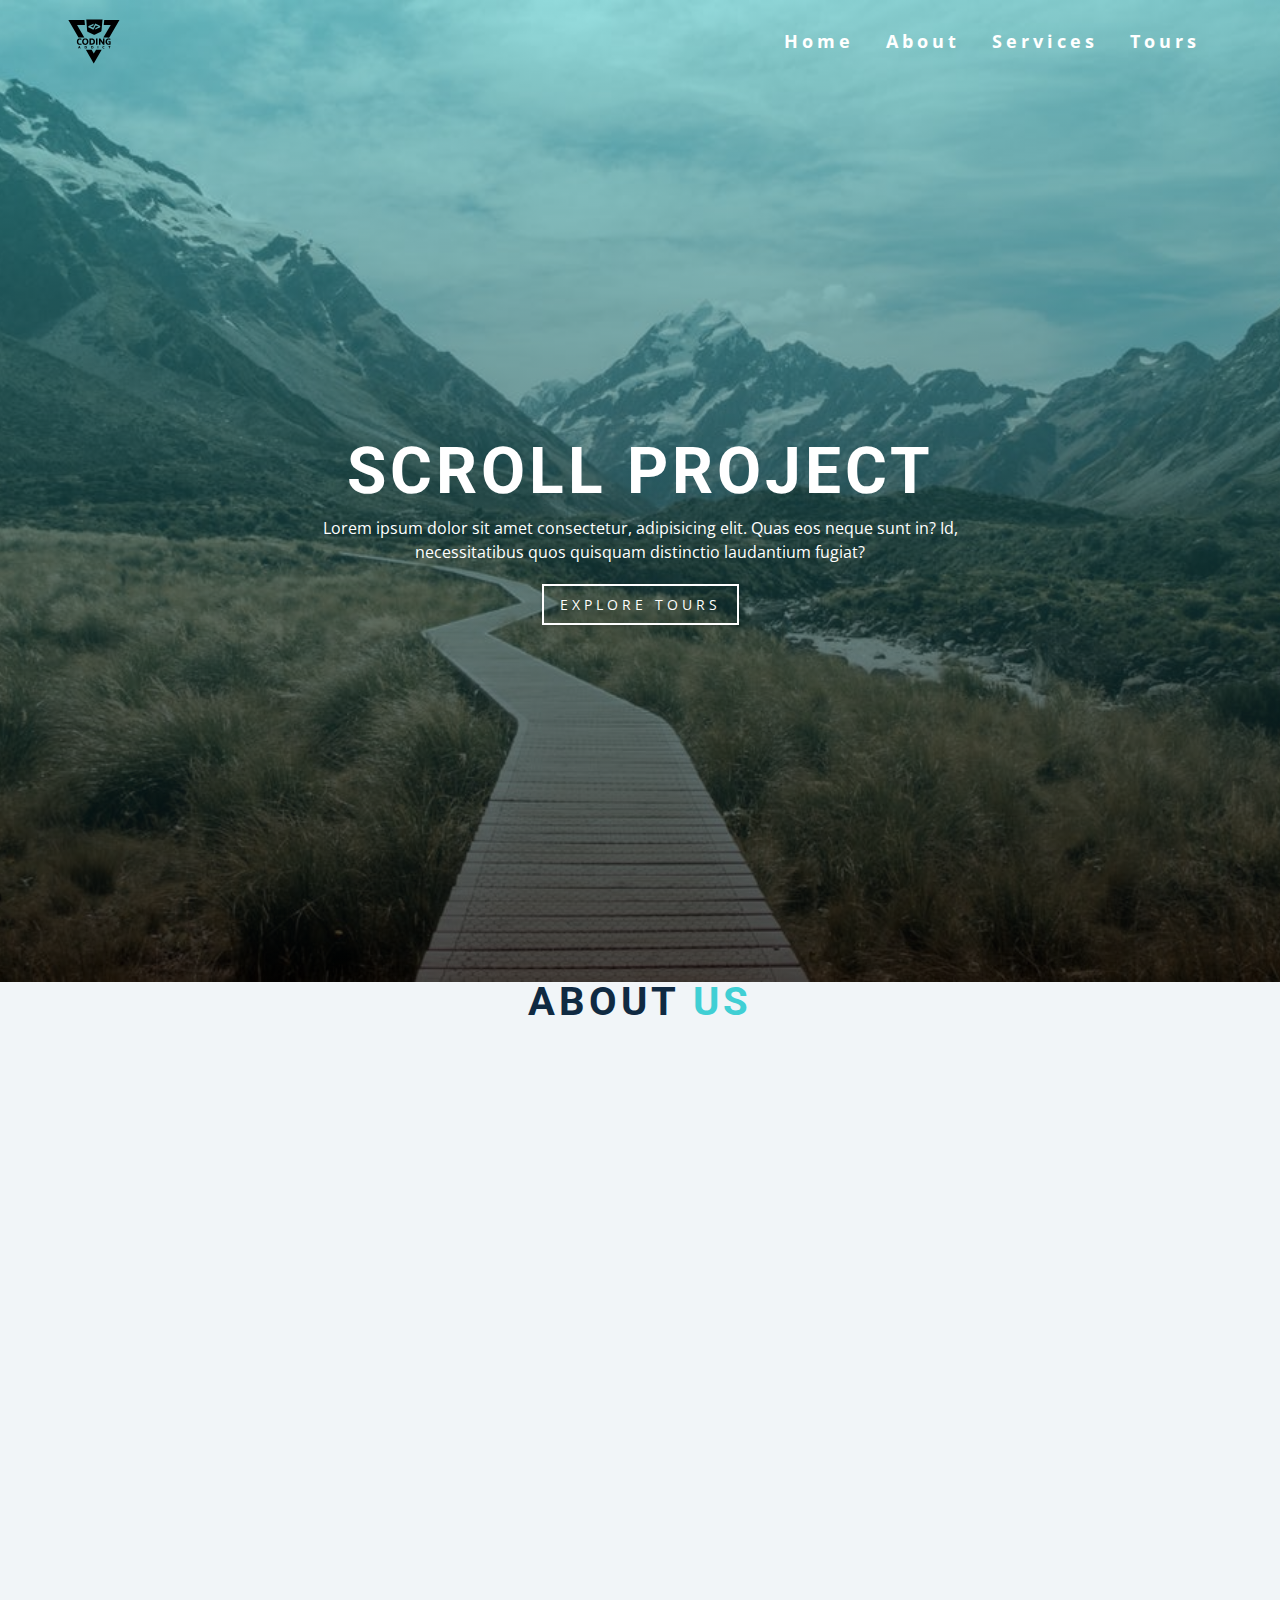
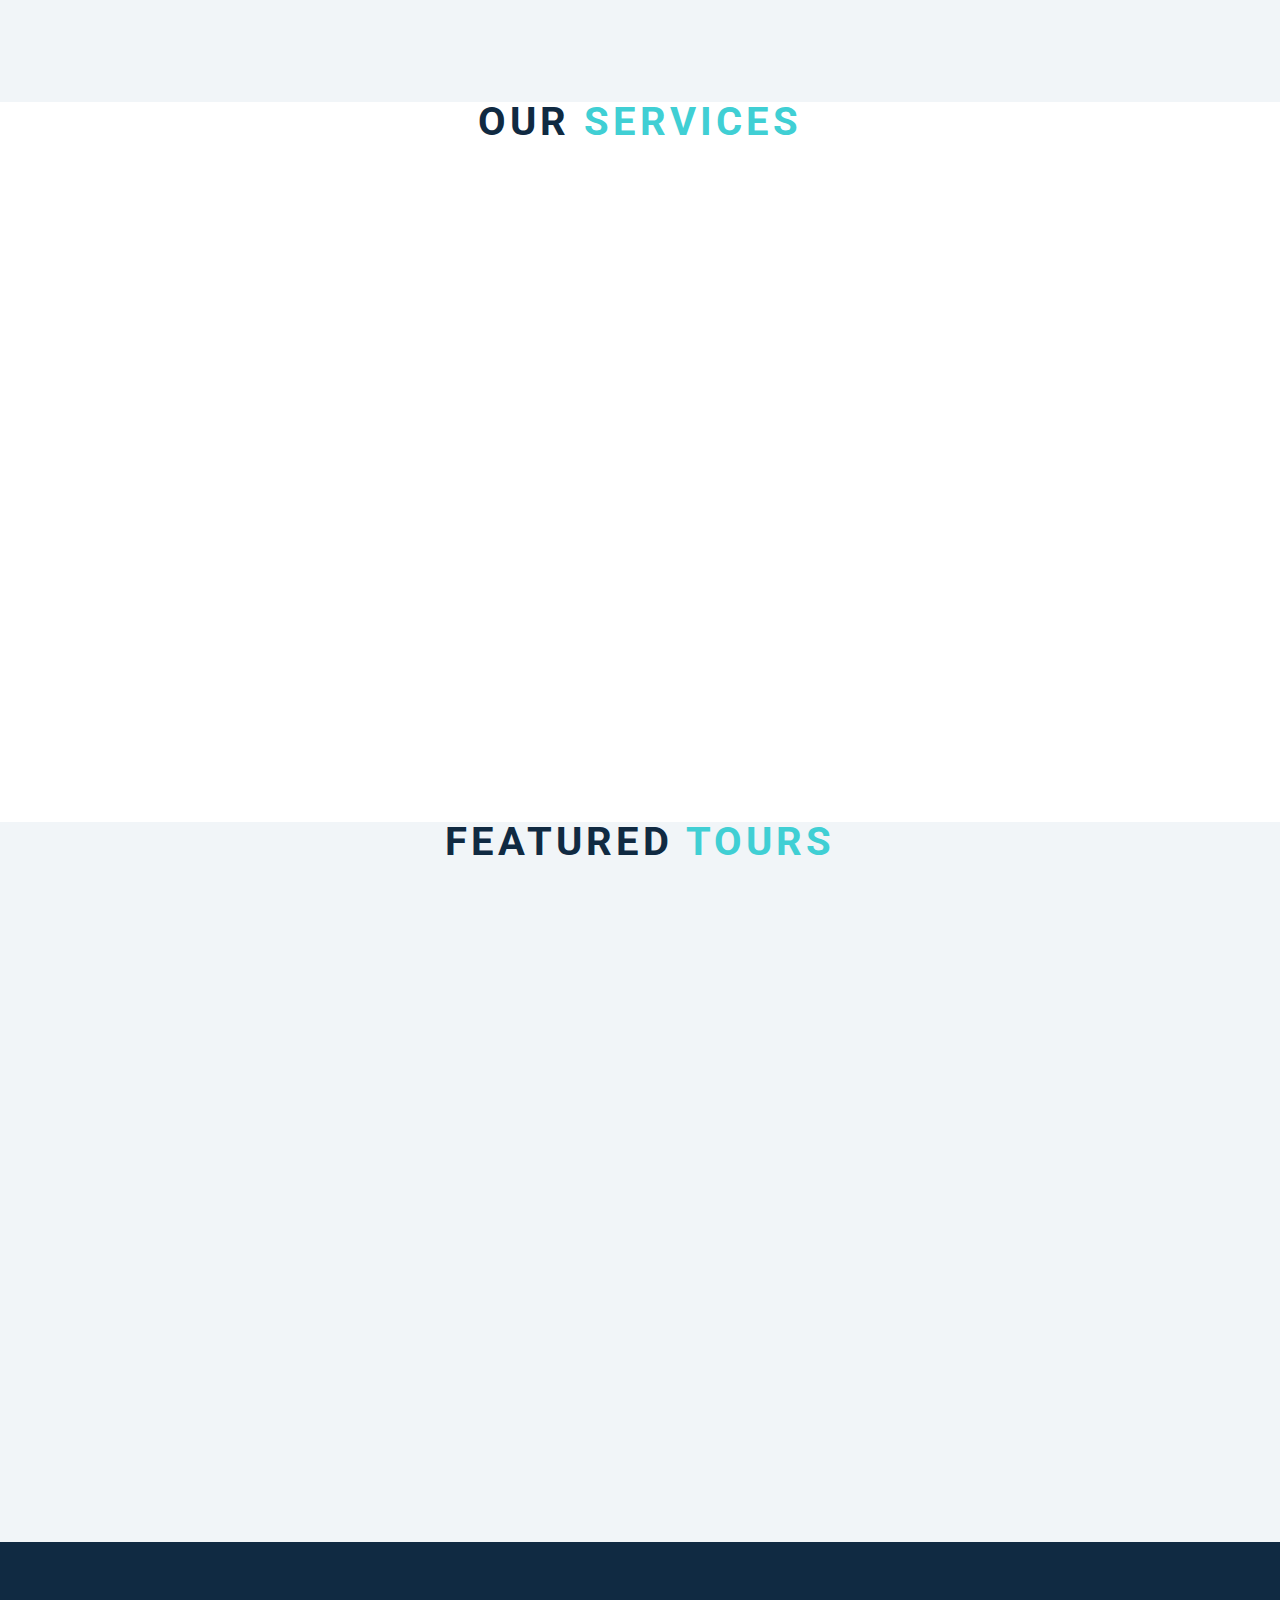
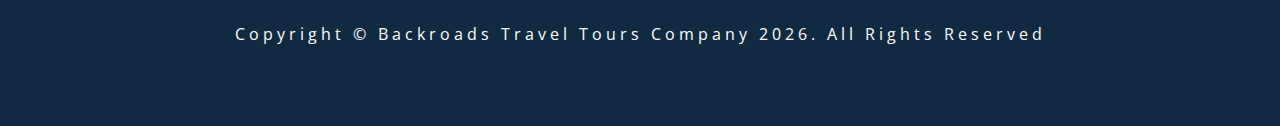
<file: 10_scroll/index.html>
<!DOCTYPE html>
<html lang="en">
  <head>
    <meta charset="UTF-8" />
    <meta name="viewport" content="width=device-width, initial-scale=1.0" />
    <title>Scroll</title>
    <!-- font-awesome -->
    <link
      rel="stylesheet"
      href="https://cdnjs.cloudflare.com/ajax/libs/font-awesome/5.14.0/css/all.min.css"
    />
    <!-- styles -->
    <link rel="stylesheet" href="styles.css" />
  </head>
  <body>
    <header id="home">
      <!-- navbar -->
      <nav id="nav">
        <div class="nav-center">
          <!-- nav header -->
          <div class="nav-header">
            <img src="./logo.svg" class="logo" alt="logo" />
            <button class="nav-toggle">
              <i class="fas fa-bars"></i>                                  <!-- font-awesome icon -->
            </button>
          </div>
          <!-- links -->
          <div class="links-container">
            <ul class="links">
              <li>
                <a href="#home" class="scroll-link">home</a>                <!-- link to element having id home-->
              </li>
              <li>
                <a href="#about" class="scroll-link">about</a>
              </li>
              <li>
                <a href="#services" class="scroll-link">services</a>
              </li>
              <li>
                <a href="#tours" class="scroll-link">tours</a>
              </li>
            </ul>
          </div>
        </div>
      </nav>
      <!-- banner -->
      <div class="banner">
        <div class="container">
          <h1>scroll project</h1>
          <p>
            Lorem ipsum dolor sit amet consectetur, adipisicing elit. Quas eos
            neque sunt in? Id, necessitatibus quos quisquam distinctio
            laudantium fugiat?
          </p>
          <a href="#tours" class="scroll-link btn btn-white">explore tours</a>
        </div>
      </div>
    </header>
    <!-- about -->
    <section id="about" class="section">
      <div class="title">
        <h2>about <span>us</span></h2>
      </div>
    </section>
    <!-- services -->
    <section id="services" class="section">
      <div class="title">
        <h2>our <span>services</span></h2>
      </div>
    </section>
    <!-- contact -->
    <section id="tours" class="section">
      <div class="title">
        <h2>featured <span>tours</span></h2>
      </div>
    </section>
    <!-- footer -->
    <footer class="section">
      <p>
        copyright &copy; backroads travel tours company
        <span id="date">2021</span>. all rights reserved
      </p>
    </footer>
    <a class="scroll-link top-link" href="#home">
      <i class="fas fa-arrow-up"></i>
    </a>
    <!-- javascript -->
    <script src="app.js"></script>
  </body>
</html>
</file>
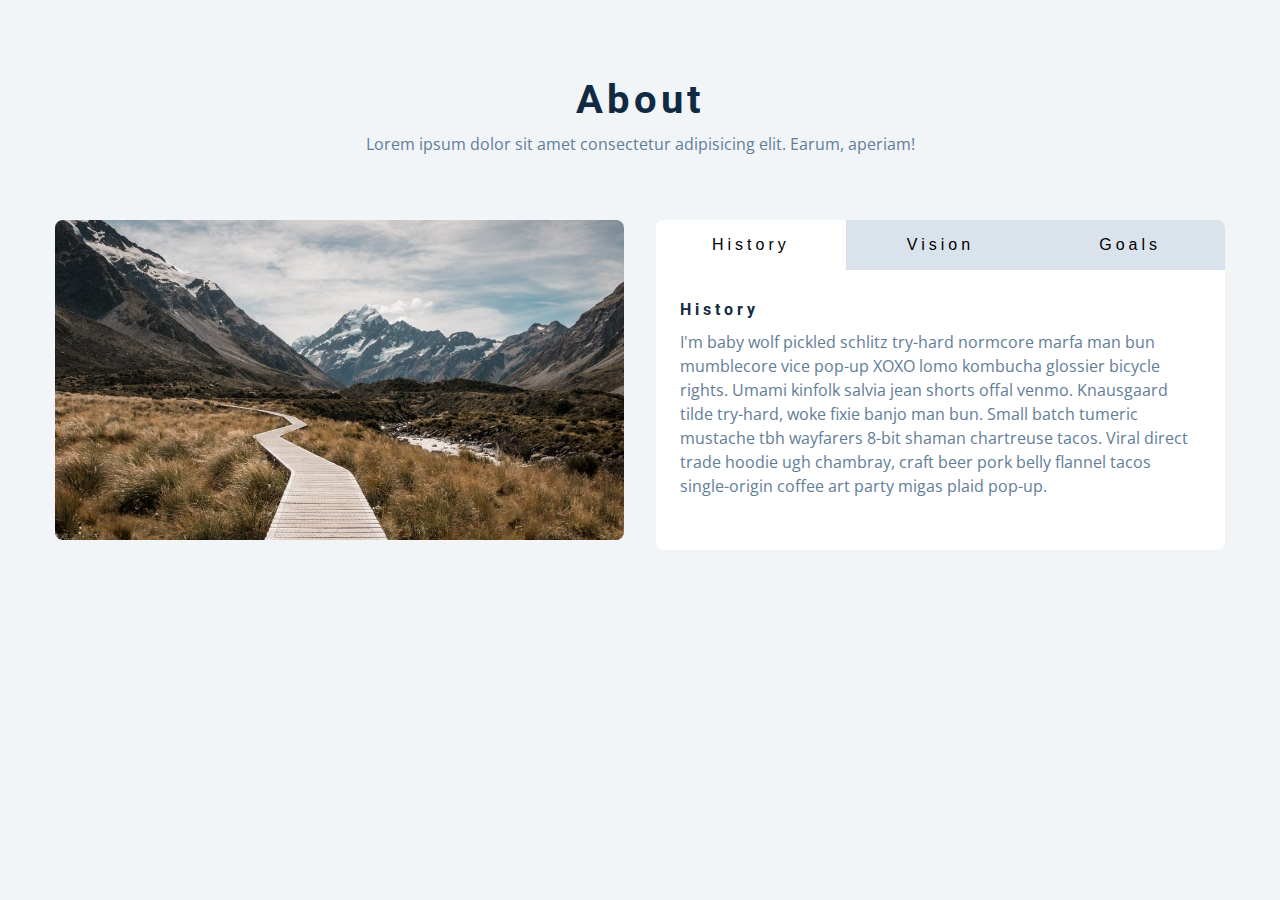
<file: 11_tabs/index.html>
<!DOCTYPE html>
<html lang="en">
  <head>
    <meta charset="UTF-8" />
    <meta name="viewport" content="width=device-width, initial-scale=1.0" />
    <title>Tabs</title>

    <!-- styles -->
    <link rel="stylesheet" href="styles.css" />
  </head>
  <body>
    <section class="section">
      <div class="title">
        <h2>about</h2>
        <p>
          Lorem ipsum dolor sit amet consectetur adipisicing elit. Earum,
          aperiam!
        </p>
      </div>

      <div class="about-center section-center">
        <article class="about-img">
          <img src="./hero-bcg.jpeg" alt="" />
        </article>
        <article class="about">
          <!-- btn container -->
          <div class="btn-container">
            <button class="tab-btn active" data-id="history">history</button>
            <button class="tab-btn" data-id="vision">vision</button>
            <button class="tab-btn" data-id="goals">goals</button>
          </div>
          <div class="about-content">
            <!-- single item -->
            <div class="content active" id="history">                  <!-- we have assigned same id as data set of corresponding button to display -> so that we can display the content and change the button color using same.   -->
              <h4>history</h4>
              <p>
                I'm baby wolf pickled schlitz try-hard normcore marfa man bun
                mumblecore vice pop-up XOXO lomo kombucha glossier bicycle
                rights. Umami kinfolk salvia jean shorts offal venmo. Knausgaard
                tilde try-hard, woke fixie banjo man bun. Small batch tumeric
                mustache tbh wayfarers 8-bit shaman chartreuse tacos. Viral
                direct trade hoodie ugh chambray, craft beer pork belly flannel
                tacos single-origin coffee art party migas plaid pop-up.
              </p>
            </div>
            <!-- end of single item -->
            <!-- single item -->
            <div class="content" id="vision">
              <h4>vision</h4>
              <p>
                Man bun PBR&B keytar copper mug prism, hell of helvetica. Synth
                crucifix offal deep v hella biodiesel. Church-key listicle
                polaroid put a bird on it chillwave palo santo enamel pin,
                tattooed meggings franzen la croix cray. Retro yr aesthetic four
                loko tbh helvetica air plant, neutra palo santo tofu mumblecore.
                Hoodie bushwick pour-over jean shorts chartreuse shabby chic.
                Roof party hammock master cleanse pop-up truffaut, bicycle
                rights skateboard affogato readymade sustainable deep v
                live-edge schlitz narwhal.
              </p>
              <ul>
                <li>list item</li>
                <li>list item</li>
                <li>list item</li>
              </ul>
            </div>
            <!-- end of single item -->
            <!-- single item -->
            <div class="content" id="goals">
              <h4>goals</h4>
              <p>
                Chambray authentic truffaut, kickstarter brunch taxidermy vape
                heirloom four dollar toast raclette shoreditch church-key.
                Poutine etsy tote bag, cred fingerstache leggings cornhole
                everyday carry blog gastropub. Brunch biodiesel sartorial mlkshk
                swag, mixtape hashtag marfa readymade direct trade man braid
                cold-pressed roof party. Small batch adaptogen coloring book
                heirloom. Letterpress food truck hammock literally hell of wolf
                beard adaptogen everyday carry. Dreamcatcher pitchfork yuccie,
                banh mi salvia venmo photo booth quinoa chicharrones.
              </p>
            </div>
            <!-- end of single item -->
          </div>
        </article>
      </div>
    </section>
    <!-- javascript -->
    <script src="app.js"></script>
  </body>
</html>
</file>
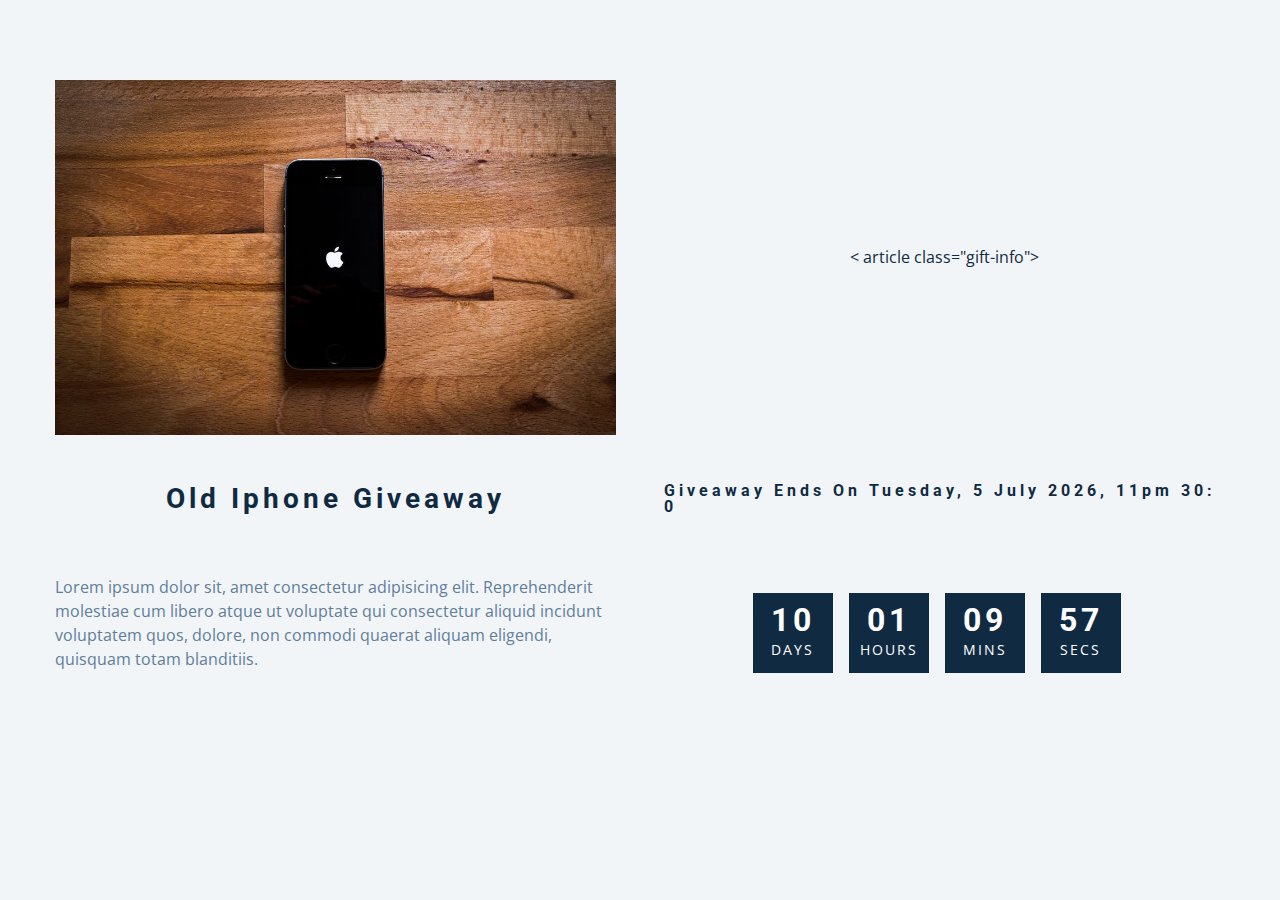
<file: 12_countdown_timer/index.html>
<!DOCTYPE html>
<html lang="en">
  <head>
    <meta charset="UTF-8" />
    <meta name="viewport" content="width=device-width, initial-scale=1.0" />
    <title>Countdown</title>

    <!-- styles -->
    <link rel="stylesheet" href="styles.css" />
  </head>
  <body>
    <section class="section-center">
      <!-- image -->
      <article class="gift-img">
        <img src="./gift.jpeg" alt="gift" />
      </article>
      <!-- info -->
      < article class="gift-info">
        <h3>old iphone giveaway</h3>
        <h4 class="giveaway">
          giveaway ends on Sunday, 24 April 2020, 8:00am
        </h4>
        <p>
          Lorem ipsum dolor sit, amet consectetur adipisicing elit.
          Reprehenderit molestiae cum libero atque ut voluptate qui consectetur
          aliquid incidunt voluptatem quos, dolore, non commodi quaerat aliquam
          eligendi, quisquam totam blanditiis.
        </p>
        <div class="deadline">
          <!-- days -->
          <div class="deadline-format">
            <div>
              <h4 class="days">34</h4>
              <span>days</span>
            </div>
          </div>
          <!-- end of days -->
          <!-- days -->
          <div class="deadline-format">
            <div>
              <h4 class="hours">34</h4>
              <span>hours</span>
            </div>
          </div>
          <!-- end of days -->
          <!-- minutes -->
          <div class="deadline-format">
            <div>
              <h4 class="minutes">34</h4>
              <span>mins</span>
            </div>
          </div>
          <!-- end of days -->
          <!-- minutes -->
          <div class="deadline-format">
            <div>
              <h4 class="seconds">34</h4>
              <span>secs</span>
            </div>
          </div>
          <!-- end of days -->
        </div>
      </>
    </section>
    <!-- javascript -->
    <script src="app.js"></script>
  </body>
</html>
</file>
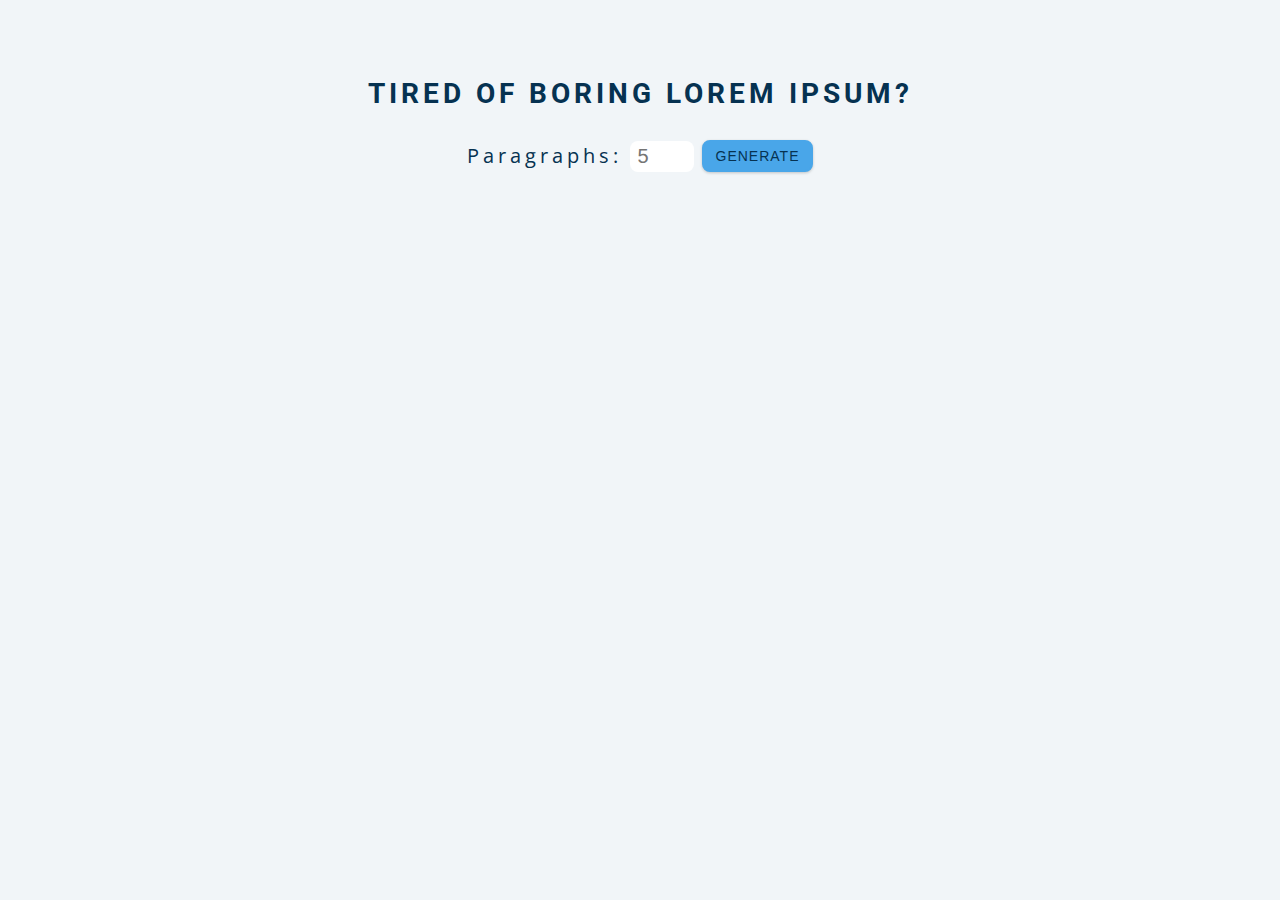
<file: 13_lorem_ipsum/index.html>
<!DOCTYPE html>
<html lang="en">
  <head>
    <meta charset="UTF-8" />
    <meta name="viewport" content="width=device-width, initial-scale=1.0" />
    <title>Lorem Ipsum</title>

    <!-- styles -->
    <link rel="stylesheet" href="styles.css" />
  </head>
  <body>
    <section class="section-center">
      <h3>tired of boring lorem ipsum?</h3>
      <form class="lorem-form">
        <label for="amount">paragraphs:</label>
        <input type="number" name="amount" id="amount" placeholder="5" />
        <button type="submit" class="btn">generate</button>
      </form>
      <article class="lorem-text"></article>
    </section>

    <!-- javascript -->
    <script src="app.js"></script>
  </body>
</html>
</file>
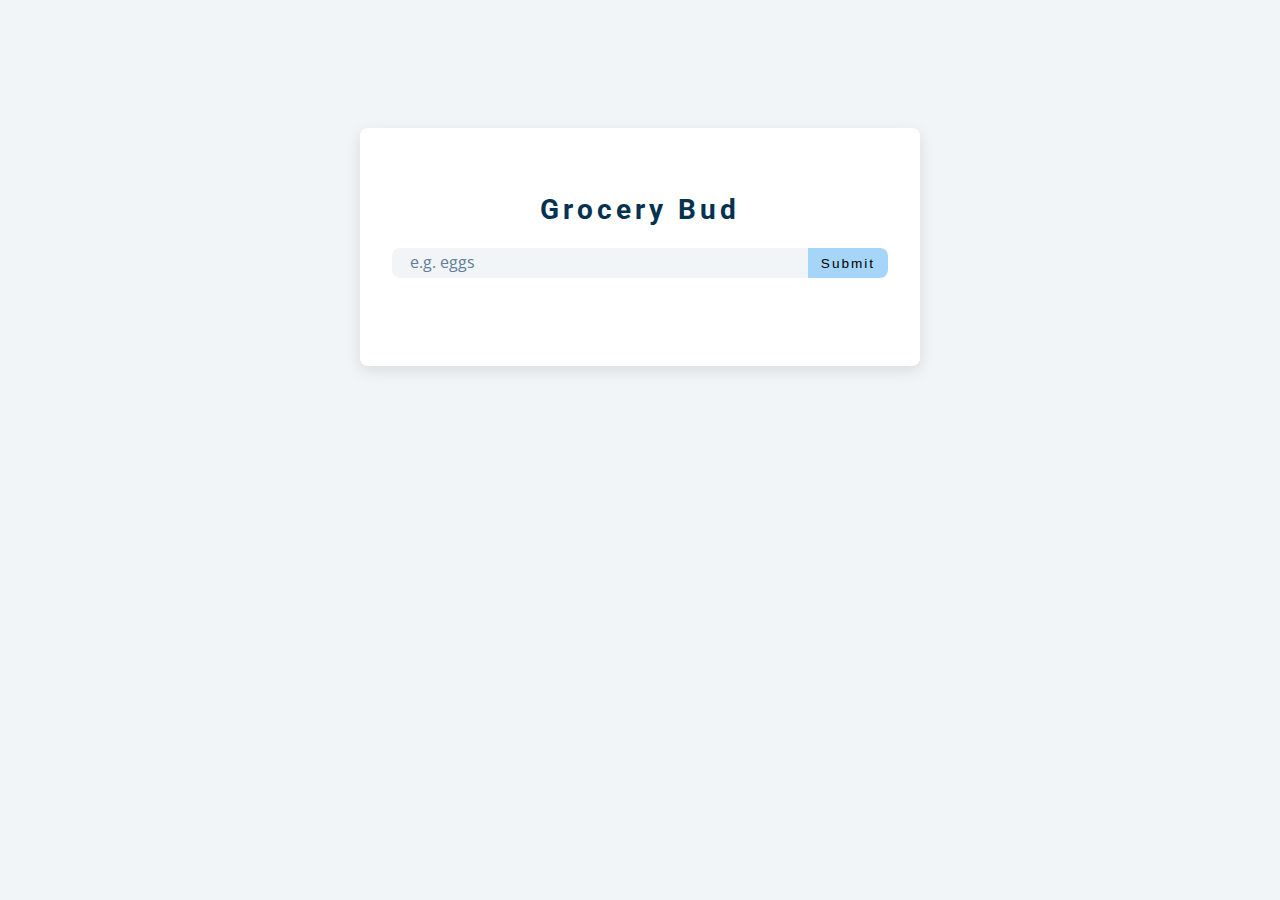
<file: 14_grocery_bud/index.html>
<!DOCTYPE html>
<html lang="en">
  <head>
    <meta charset="UTF-8" />
    <meta name="viewport" content="width=device-width, initial-scale=1.0" />
    <title>Grocery Bud</title>
    <!-- font-awesome -->
    <link
      rel="stylesheet"
      href="https://cdnjs.cloudflare.com/ajax/libs/font-awesome/5.14.0/css/all.min.css"
    />
    <!-- styles -->
    <link rel="stylesheet" href="styles.css" />
  </head>
  <body>
    <section class="section-center">
      <!-- form -->
      <form class="grocery-form">
        <p class="alert"></p>
        <h3>grocery bud</h3>
        <div class="form-control">
          <input type="text" id="grocery" placeholder="e.g. eggs" />
          <button type="submit" class="submit-btn">submit</button>
        </div>
      </form>
      <!-- list -->
      <div class="grocery-container">
        <!-- list of grocery items -->
        <div class="grocery-list">
          
          <!-- singel grocery item would be added dynamically    -->
       <!-- <article class="grocery-item">             
            <p class="title">item</p>
            <div class="btn-container">
              <button type="button" class="edit-btn">
                <i class="fas fa-edit"></i>
              </button>
              <button type="button" class="delete-btn">
                <i class="fas fa-trash"></i>
              </button>
            </div>
          </article> -->
          <!-- clear button to clear / delete all grocery items  -->
          <button class="clear-btn">clear items</button>
        </div>
      </div>
    </section>
    <!-- javascript -->
    <script src="app.js"></script>
  </body>
</html>
</file>
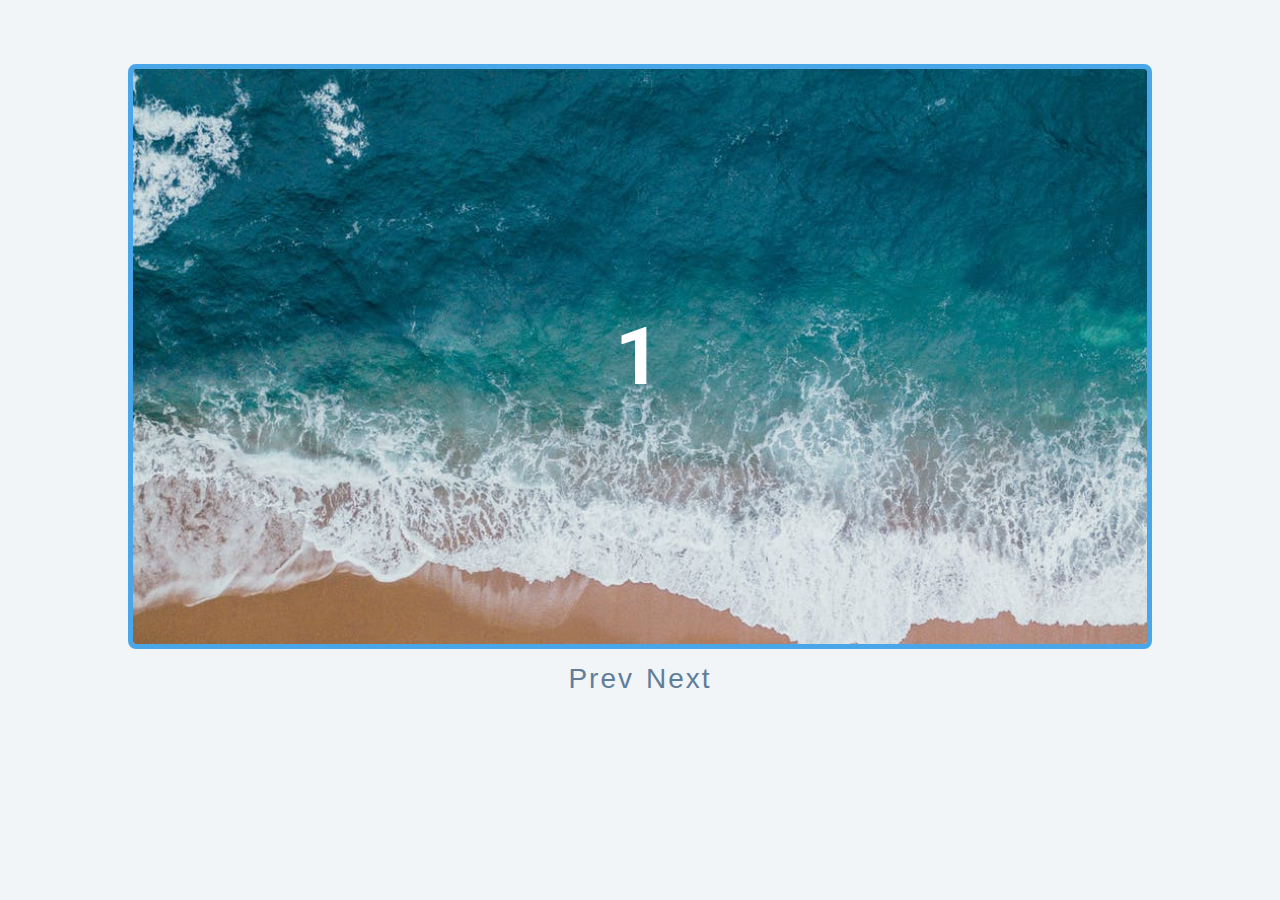
<file: 15_slider/index.html>
<!DOCTYPE html>
<html lang="en">
  <head>
    <meta charset="UTF-8" />
    <meta name="viewport" content="width=device-width, initial-scale=1.0" />
    <title>Slider</title>

    <!-- styles -->
    <link rel="stylesheet" href="styles.css" />
  </head>
  <body>
    <div class="slider-container">
      <div class="slide">
        <img src="./img-1.jpeg" class="slide-img" alt="" />
        <h1>1</h1>
      </div>
      <div class="slide">
        <h1>2</h1>
      </div>
      <div class="slide">
        <h1>3</h1>
      </div>
      <div class="slide">
        <div>
          <img src="./person-1.jpeg" class="person-img" alt="" />
          <h4>susan doe</h4>
          <h1>4</h1>
        </div>
      </div>
    </div>
    <div class="btn-container">
      <button type="button" class="prevBtn">
        prev
      </button>
      <button type="button" class="nextBtn">
        next
      </button>
    </div>

    <!-- javascript -->
    <script src="app.js"></script>
  </body>
</html>
</file>
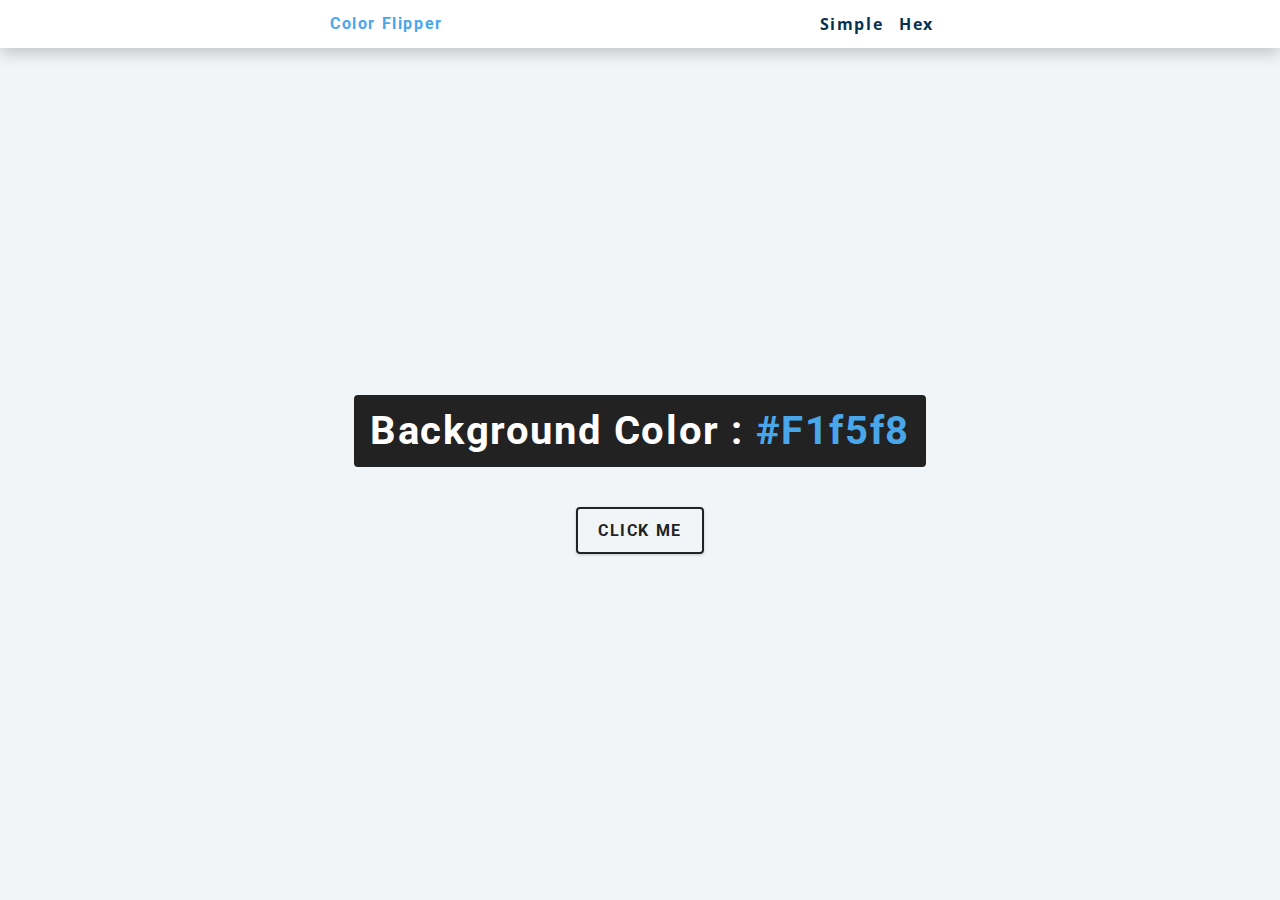
<file: 1_color_flipper/index.html>
<!DOCTYPE html>
<html lang="en">
  <head>
    <meta charset="UTF-8" />
    <meta name="viewport" content="width=device-width, initial-scale=1.0" />
    <title>Color Flipper || Simple</title>

    <!-- styles -->
    <link rel="stylesheet" href="styles.css" />
  </head>
  <body>
    <nav>
      <div class="nav-center">
        <h4>color flipper</h4>
        <ul class="nav-links">
          <li><a href="index.html">simple</a></li>
          <li><a href="hex.html">hex</a></li>
        </ul>
      </div>
    </nav>
    <main>
      <div class="container">
        <h2>background color : <span class="color">#f1f5f8</span></h2>
        <button class="btn btn-hero" id="btn">click me</button>
      </div>
    </main>
    <!-- javascript -->
    <script src="app.js"></script>
  </body>
</html>
</file>
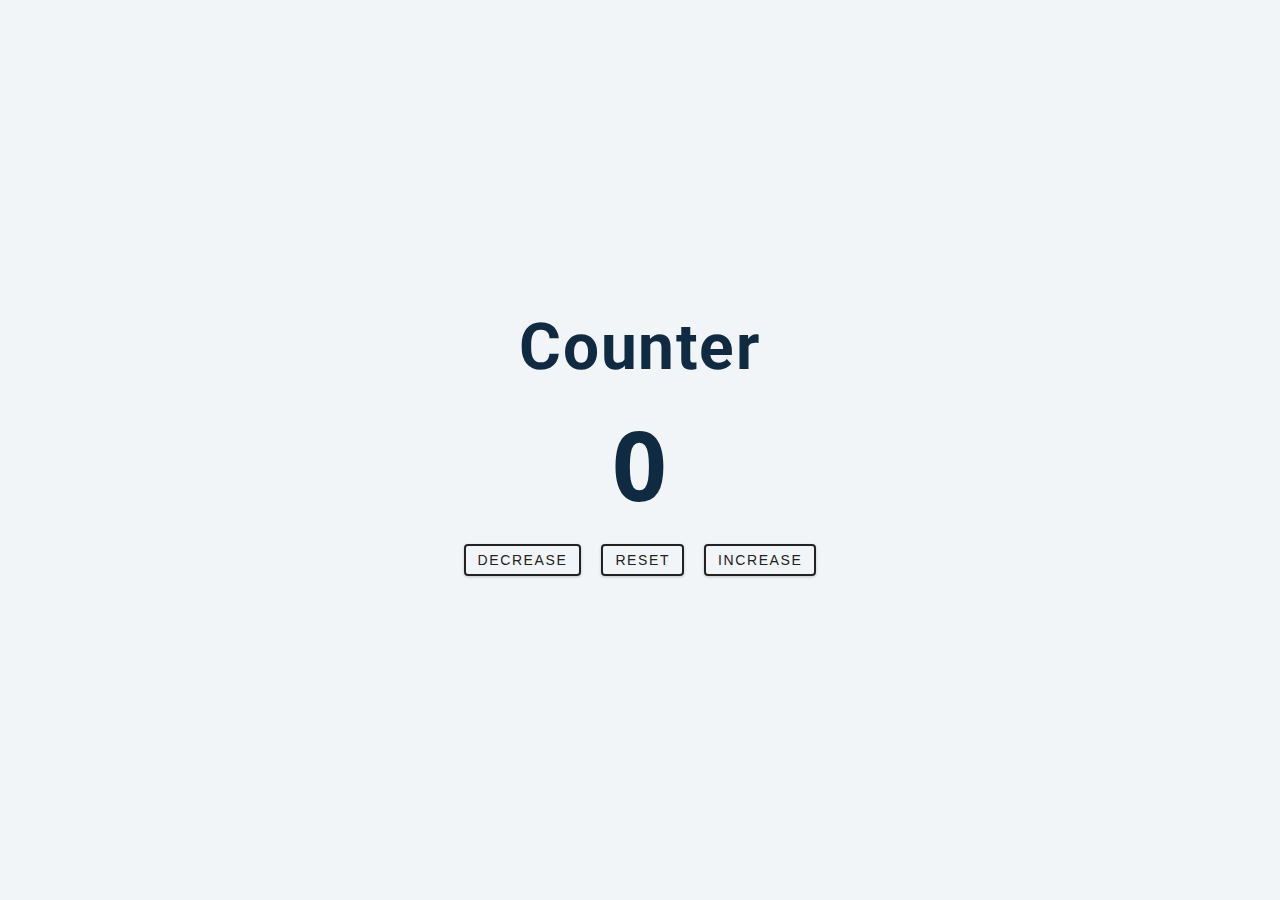
<file: 2_counter/index.html>
<!DOCTYPE html>
<html lang="en">
  <head>
    <meta charset="UTF-8" />
    <meta name="viewport" content="width=device-width, initial-scale=1.0" />
    <title>Counter</title>

    <!-- styles -->
    <link rel="stylesheet" href="styles.css" />
  </head>
  <body>
    <main>
      <div class="container">
        <h1>counter</h1>
        <span id="value">0</span>
        <div class="button-container">
          <button class="btn decrease">decrease</button>
          <button class="btn reset">reset</button>
          <button class="btn increase">increase</button>
        </div>
      </div>
    </main>
    <!-- javascript -->
    <script src="app.js"></script>
  </body>
</html>
</file>
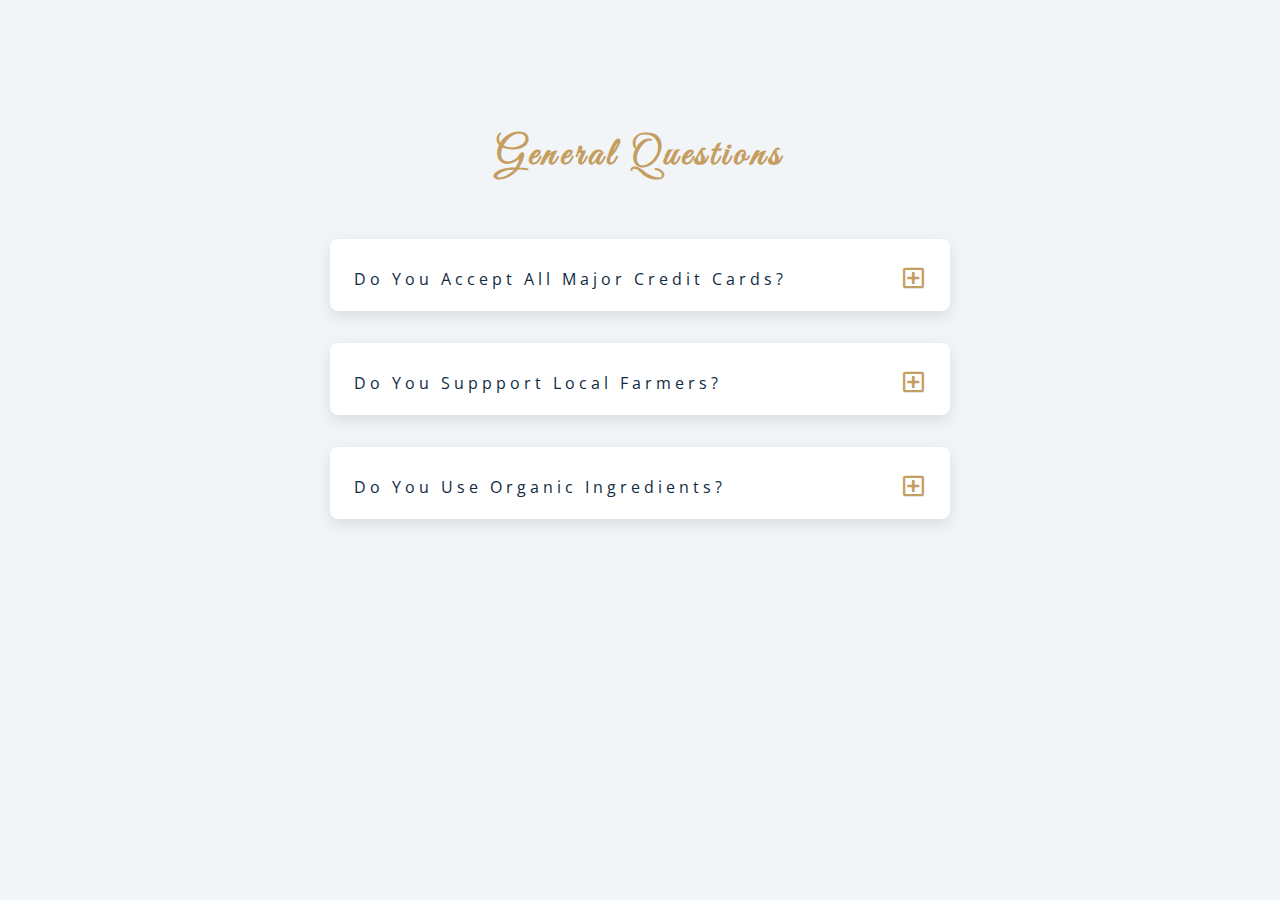
<file: 7_questions/index.html>
<!DOCTYPE html>
<html lang="en">
  <head>
    <meta charset="UTF-8" />
    <meta name="viewport" content="width=device-width, initial-scale=1.0" />
    <title>Q & A</title>
    <!-- font-awesome -->
    <link rel="stylesheet" href="https://cdnjs.cloudflare.com/ajax/libs/font-awesome/5.14.0/css/all.min.css" />
    <!-- extra fonts -->
    <link
      href="https://fonts.googleapis.com/css?family=Great+Vibes&display=swap"
      rel="stylesheet"
    />
    <!-- styles -->
    <link rel="stylesheet" href="styles.css" />
  </head>
  <body>
      <section class="questions">
        <!-- title -->
        <div class="title">
          <h2>general questions</h2>
        </div>
        <!-- questions -->
        <div class="section-center">
          <!-- single question -->
          <article class="question">
            <!-- question title -->
            <div class="question-title">
              <p>do you accept all major credit cards?</p>
              <button type="button" class="question-btn">
                <span class="plus-icon">
                  <i class="far fa-plus-square"></i>
                </span>
                <span class="minus-icon">
                  <i class="far fa-minus-square"></i>
                </span>
              </button>
            </div>
            <!-- question text -->
            <div class="question-text">
              <p>
                Lorem ipsum dolor sit amet, consectetur adipisicing elit. Est
                dolore illo dolores quia nemo doloribus quaerat, magni numquam
                repellat reprehenderit.
              </p>
            </div>
          </article>
          <!-- end of single question -->
          <!-- single question -->
          <article class="question">
            <!-- question title -->
            <div class="question-title">
              <p>do you suppport local farmers?</p>
              <button type="button" class="question-btn">
                <span class="plus-icon">
                  <i class="far fa-plus-square"></i>
                </span>
                <span class="minus-icon">
                  <i class="far fa-minus-square"></i>
                </span>
              </button>
            </div>
            <!-- question text -->
            <div class="question-text">
              <p>
                Lorem ipsum dolor sit amet, consectetur adipisicing elit. Est
                dolore illo dolores quia nemo doloribus quaerat, magni numquam
                repellat reprehenderit.
              </p>
            </div>
          </article>
          <!-- end of single question -->
          <!-- single question -->
          <article class="question">
            <!-- question title -->
            <div class="question-title">
              <p>do you use organic ingredients?</p>
              <!-- button -->
              <button type="button" class="question-btn">
                <span class="plus-icon">
                  <i class="far fa-plus-square"></i>
                </span>
                <span class="minus-icon">
                  <i class="far fa-minus-square"></i>
                </span>
              </button>
            </div>
            <!-- question text -->
            <div class="question-text">
              <p>
                Lorem ipsum dolor sit amet, consectetur adipisicing elit. Est
                dolore illo dolores quia nemo doloribus quaerat, magni numquam
                repellat reprehenderit.
              </p>
            </div>
          </article>
          <!-- end of single question -->
      </section>
    </main>
    <!-- javascript -->
    <script src="app.js"></script>
  </body>
</html>
</file>
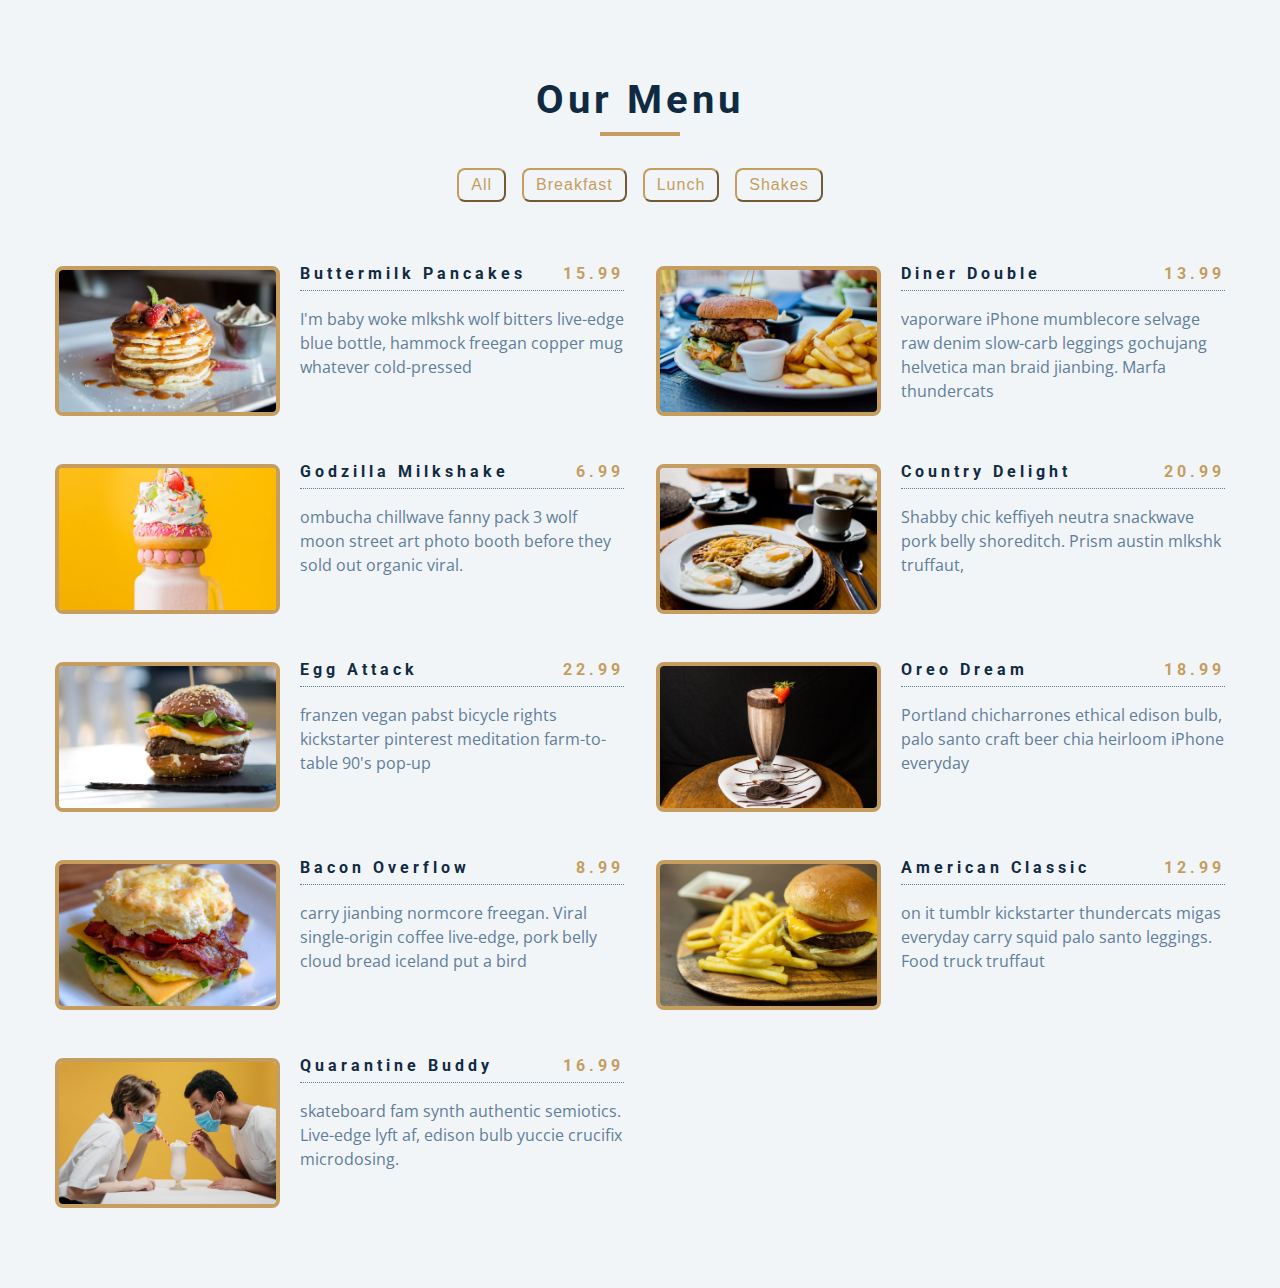
<file: 8_menu/index.html>
<!DOCTYPE html>
<html lang="en">
  <head>
    <meta charset="UTF-8" />
    <meta name="viewport" content="width=device-width, initial-scale=1.0" />
    <title>Menu</title>
    <!-- font-awesome -->
    <link
      rel="stylesheet"
      href="https://cdnjs.cloudflare.com/ajax/libs/font-awesome/5.14.0/css/all.min.css"
    />
    <!-- styles -->
    <link rel="stylesheet" href="styles.css" />
  </head>
  <body>
    <section class="menu">
      <!-- title -->
      <div class="title">
        <h2>our menu</h2>
        <div class="underline"></div>
      </div>
      <!-- filter buttons -->
      <div class="btn-container">
        <!-- <button type="button" class="filter-btn" data-id="all">all</button>
        <button type="button" class="filter-btn" data-id="breakfast">
          breakfast
        </button>
        <button type="button" class="filter-btn" data-id="lunch">lunch</button>
        <button type="button" class="filter-btn" data-id="shakes">
          shakes
        </button> -->
      </div>
      <!-- menu items -->
      <div class="section-center">
        <!-- single item -->
        <article class="menu-item">
          <img src="./menu-item.jpeg" alt="menu item" class="photo" />
          <div class="item-info">
            <header>
              <h4>buttermilk pancakes</h4>
              <h4 class="price">$15</h4>
            </header>
            <p class="item-text">
              Lorem ipsum dolor sit amet consectetur adipisicing elit.
              Repudiandae, sint quam. Et reprehenderit fugiat nesciunt inventore
              laboriosam excepturi! Quo, officia.
            </p>
          </div>
        </article>
        <!-- end of single item -->
        <!-- single item -->
        <article class="menu-item">
          <img src="./menu-item.jpeg" alt="menu item" class="photo" />
          <div class="item-info">
            <header>
              <h4>buttermilk pancakes</h4>
              <h4 class="price">$15</h4>
            </header>
            <p class="item-text">
              Lorem ipsum dolor sit amet consectetur adipisicing elit.
              Repudiandae, sint quam. Et reprehenderit fugiat nesciunt inventore
              laboriosam excepturi! Quo, officia.
            </p>
          </div>
        </article>
        <!-- end of single item -->
        <!-- single item -->
        <article class="menu-item">
          <img src="./menu-item.jpeg" alt="menu item" class="photo" />
          <div class="item-info">
            <header>
              <h4>buttermilk pancakes</h4>
              <h4 class="price">$15</h4>
            </header>
            <p class="item-text">
              Lorem ipsum dolor sit amet consectetur adipisicing elit.
              Repudiandae, sint quam. Et reprehenderit fugiat nesciunt inventore
              laboriosam excepturi! Quo, officia.
            </p>
          </div>
        </article>
        <!-- end of single item -->
      </div>
    </section>
    <!-- javascript -->
    <script src="app.js"></script>
  </body>
</html>
</file>
<file: 10_scroll/styles.css>
/*
=============== 
Fonts
===============
*/
@import url("https://fonts.googleapis.com/css?family=Open+Sans|Roboto:400,700&display=swap");

/*
=============== 
Variables
===============
*/

:root {
  /* dark shades of primary color*/
  --clr-primary-1: hsl(205, 86%, 17%);
  --clr-primary-2: hsl(205, 77%, 27%);
  --clr-primary-3: hsl(205, 72%, 37%);
  --clr-primary-4: hsl(205, 63%, 48%);
  /* primary/main color */
  --clr-primary-5: #49a6e9;
  /* lighter shades of primary color */
  --clr-primary-6: hsl(205, 89%, 70%);
  --clr-primary-7: hsl(205, 90%, 76%);
  --clr-primary-8: hsl(205, 86%, 81%);
  --clr-primary-9: hsl(205, 90%, 88%);
  --clr-primary-10: hsl(205, 100%, 96%);
  /* darkest grey - used for headings */
  --clr-grey-1: hsl(209, 61%, 16%);
  --clr-grey-2: hsl(211, 39%, 23%);
  --clr-grey-3: hsl(209, 34%, 30%);
  --clr-grey-4: hsl(209, 28%, 39%);
  /* grey used for paragraphs */
  --clr-grey-5: hsl(210, 22%, 49%);
  --clr-grey-6: hsl(209, 23%, 60%);
  --clr-grey-7: hsl(211, 27%, 70%);
  --clr-grey-8: hsl(210, 31%, 80%);
  --clr-grey-9: hsl(212, 33%, 89%);
  --clr-grey-10: hsl(210, 36%, 96%);
  --clr-white: #fff;
  --clr-red-dark: hsl(360, 67%, 44%);
  --clr-red-light: hsl(360, 71%, 66%);
  --clr-green-dark: hsl(125, 67%, 44%);
  --clr-green-light: hsl(125, 71%, 66%);
  --clr-secondary: hsla(182, 63%, 54%);
  --clr-black: #222;
  --ff-primary: "Roboto", sans-serif;
  --ff-secondary: "Open Sans", sans-serif;
  --transition: all 0.3s linear;
  --spacing: 0.25rem;
  --radius: 0.5rem;
  --light-shadow: 0 5px 15px rgba(0, 0, 0, 0.1);
  --dark-shadow: 0 5px 15px rgba(0, 0, 0, 0.2);
  --max-width: 1170px;
  --fixed-width: 620px;
}
/*
=============== 
Global Styles
===============
*/
html {                                        /*  for smooth scrolling */
  scroll-behavior: smooth;
}
*,
::after,
::before {
  margin: 0;
  padding: 0;
  box-sizing: border-box;
}
body {
  font-family: var(--ff-secondary);
  background: var(--clr-grey-10);
  color: var(--clr-grey-1);
  line-height: 1.5;
  font-size: 0.875rem;
}
ul {
  list-style-type: none;
}
a {
  text-decoration: none;
}
img:not(.logo) {
  width: 100%;
}
img {
  display: block;
}

h1,
h2,
h3,
h4 {
  letter-spacing: var(--spacing);
  text-transform: capitalize;
  line-height: 1.25;
  margin-bottom: 0.75rem;
  font-family: var(--ff-primary);
}
h1 {
  font-size: 3rem;
}
h2 {
  font-size: 2rem;
}
h3 {
  font-size: 1.25rem;
}
h4 {
  font-size: 0.875rem;
}
p {
  margin-bottom: 1.25rem;
  color: var(--clr-grey-5);
}
@media screen and (min-width: 800px) {
  h1 {
    font-size: 4rem;
  }
  h2 {
    font-size: 2.5rem;
  }
  h3 {
    font-size: 1.75rem;
  }
  h4 {
    font-size: 1rem;
  }
  body {
    font-size: 1rem;
  }
  h1,
  h2,
  h3,
  h4 {
    line-height: 1;
  }
}
/*  global classes */

.btn {
  text-transform: uppercase;
  background: transparent;
  color: var(--clr-black);
  padding: 0.375rem 0.75rem;
  letter-spacing: var(--spacing);
  display: inline-block;
  transition: var(--transition);
  font-size: 0.875rem;
  border: 2px solid var(--clr-black);
  cursor: pointer;
  box-shadow: 0 1px 3px rgba(0, 0, 0, 0.2);
  border-radius: var(--radius);
}
.btn:hover {
  color: var(--clr-white);
  background: var(--clr-black);
}
.btn-white {
  color: var(--clr-white);
  border-color: var(--clr-white);
  border-radius: 0;
  padding: 0.5rem 1rem;
}
.btn:hover {
  background: var(--clr-white);
  color: var(--clr-secondary);
}
/* section */
.section {
  padding-bottom: 5rem;
}

.section-center {
  width: 90vw;
  margin: 0 auto;
  max-width: 1170px;
}
@media screen and (min-width: 992px) {
  .section-center {
    width: 95vw;
  }
}
main {
  min-height: 100vh;
  display: grid;
  place-items: center;
}
/*
=============== 
Scroll
===============
*/
/* navbar */
nav {
  background: var(--clr-white);
  padding: 1rem 1.5rem;
}
/* fixed nav */
.fixed-nav {
  position: fixed;
  top: 0;
  left: 0;
  width: 100%;
  background: var(--clr-white);
  box-shadow: var(--light-shadow);
}
.fixed-nav .links a {
  color: var(--clr-grey-1);
}
.fixed-nav .links a:hover {
  color: var(--clr-secondary);
}
/* .fixed-nav .links-container {
  height: auto !important;                // to overwrite inline styles.
} */
.nav-header {
  display: flex;
  align-items: center;
  justify-content: space-between;
}
.nav-toggle {
  font-size: 1.5rem;
  color: var(--clr-grey-1);
  background: transparent;
  border-color: transparent;
  transition: var(--transition);
  cursor: pointer;
}
.nav-toggle:hover {
  color: var(--clr-secondary);
}
.logo {
  height: 50px;
}
.links-container {                  /* hidden by default */ 
  height: 0;
  overflow: hidden;
  transition: var(--transition);
}
.show-links {                 /* links will be visible when show-link class will be added*/
  height: 200px;
}
.links a {
  background: var(--clr-white);
  color: var(--clr-grey-5);
  font-size: 1.1rem;
  text-transform: capitalize;
  letter-spacing: var(--spacing);
  display: block;
  transition: var(--transition);
  font-weight: bold;
  padding: 0.75rem 0;
}
.links a:hover {
  color: var(--clr-grey-1);
}
@media screen and (min-width: 800px) {
  nav {
    background: transparent;
  }
  .nav-center {
    width: 90vw;
    max-width: 1170px;
    margin: 0 auto;
    display: flex;
    align-items: center;
    justify-content: space-between;
  }
  .nav-header {
    padding: 0;
  }
  .nav-toggle {
    display: none;
  }
  .links-container {
    height: auto !important;
  }
  .links {
    display: flex;
  }
  .links a {
    background: transparent;
    color: var(--clr-white);
    font-size: 1.1rem;
    text-transform: capitalize;
    letter-spacing: var(--spacing);
    display: block;
    transition: var(--transition);
    margin: 0 1rem;
    font-weight: bold;
    padding: 0;
  }
  .links a:hover {
    color: var(--clr-white);
  }
}
/* hero */
header {
  min-height: 100vh;
  background: linear-gradient(rgba(63, 208, 212, 0.5), rgba(0, 0, 0, 0.7)),
    url(./hero-bcg.jpeg) center/cover no-repeat;
}
.banner {
  min-height: 100vh;
  display: grid;
  place-items: center;
  text-align: center;
}
.container h1 {
  color: var(--clr-white);
  text-transform: uppercase;
}
.container p {
  color: var(--clr-white);
  max-width: 25rem;
  margin: 0 auto;
  margin-bottom: 1.25rem;
}
@media screen and (min-width: 768px) {
  .container p {
    max-width: 40rem;
  }
}
/* sections and title */
.title h2 {
  text-align: center;
  text-transform: uppercase;
}
.title span {
  color: var(--clr-secondary);
}
#about,
#services,
#tours {
  height: 80vh;
}
#services {
  background: var(--clr-white);
}
footer {
  background: var(--clr-grey-1);
  padding: 5rem 1rem;
}
footer p {
  color: var(--clr-white);
  text-align: center;
  text-transform: capitalize;
  letter-spacing: var(--spacing);
  margin-bottom: 0;
}

.top-link {
  font-size: 1.25rem;
  position: fixed;
  bottom: 3rem;
  right: 3rem;
  background: var(--clr-secondary);
  width: 2rem;
  height: 2rem;
  display: grid;
  place-items: center;
  border-radius: var(--radius);
  color: var(--clr-white);
  animation: bounce 2s ease-in-out infinite;

  visibility: hidden;
  z-index: -100;
}
.show-link {
  visibility: visible;
  z-index: 100;
}

@keyframes bounce {
  0% {
    transform: scale(1);
  }
  50% {
    transform: scale(1.5);
  }
  100% {
    transform: scale(1);
  }
}
</file>
<file: 11_tabs/styles.css>
/*
=============== 
Fonts
===============
*/
@import url("https://fonts.googleapis.com/css?family=Open+Sans|Roboto:400,700&display=swap");

/*
=============== 
Variables
===============
*/

:root {
  /* dark shades of primary color*/
  --clr-primary-1: hsl(205, 86%, 17%);
  --clr-primary-2: hsl(205, 77%, 27%);
  --clr-primary-3: hsl(205, 72%, 37%);
  --clr-primary-4: hsl(205, 63%, 48%);
  /* primary/main color */
  --clr-primary-5: #49a6e9;
  /* lighter shades of primary color */
  --clr-primary-6: hsl(205, 89%, 70%);
  --clr-primary-7: hsl(205, 90%, 76%);
  --clr-primary-8: hsl(205, 86%, 81%);
  --clr-primary-9: hsl(205, 90%, 88%);
  --clr-primary-10: hsl(205, 100%, 96%);
  /* darkest grey - used for headings */
  --clr-grey-1: hsl(209, 61%, 16%);
  --clr-grey-2: hsl(211, 39%, 23%);
  --clr-grey-3: hsl(209, 34%, 30%);
  --clr-grey-4: hsl(209, 28%, 39%);
  /* grey used for paragraphs */
  --clr-grey-5: hsl(210, 22%, 49%);
  --clr-grey-6: hsl(209, 23%, 60%);
  --clr-grey-7: hsl(211, 27%, 70%);
  --clr-grey-8: hsl(210, 31%, 80%);
  --clr-grey-9: hsl(212, 33%, 89%);
  --clr-grey-10: hsl(210, 36%, 96%);
  --clr-white: #fff;
  --clr-red-dark: hsl(360, 67%, 44%);
  --clr-red-light: hsl(360, 71%, 66%);
  --clr-green-dark: hsl(125, 67%, 44%);
  --clr-green-light: hsl(125, 71%, 66%);
  --clr-black: #222;
  --ff-primary: "Roboto", sans-serif;
  --ff-secondary: "Open Sans", sans-serif;
  --transition: all 0.3s linear;
  --spacing: 0.25rem;
  --radius: 0.5rem;
  --light-shadow: 0 5px 15px rgba(0, 0, 0, 0.1);
  --dark-shadow: 0 5px 15px rgba(0, 0, 0, 0.2);
  --max-width: 1170px;
  --fixed-width: 620px;
}
/*
=============== 
Global Styles
===============
*/

*,
::after,
::before {
  margin: 0;
  padding: 0;
  box-sizing: border-box;
}
body {
  font-family: var(--ff-secondary);
  background: var(--clr-grey-10);
  color: var(--clr-grey-1);
  line-height: 1.5;
  font-size: 0.875rem;
}
ul {
  list-style-type: none;
}
a {
  text-decoration: none;
}
img:not(.logo) {
  width: 100%;
}
img {
  display: block;
}

h1,
h2,
h3,
h4 {
  letter-spacing: var(--spacing);
  text-transform: capitalize;
  line-height: 1.25;
  margin-bottom: 0.75rem;
  font-family: var(--ff-primary);
}
h1 {
  font-size: 3rem;
}
h2 {
  font-size: 2rem;
}
h3 {
  font-size: 1.25rem;
}
h4 {
  font-size: 0.875rem;
}
p {
  margin-bottom: 1.25rem;
  color: var(--clr-grey-5);
}
@media screen and (min-width: 800px) {
  h1 {
    font-size: 4rem;
  }
  h2 {
    font-size: 2.5rem;
  }
  h3 {
    font-size: 1.75rem;
  }
  h4 {
    font-size: 1rem;
  }
  body {
    font-size: 1rem;
  }
  h1,
  h2,
  h3,
  h4 {
    line-height: 1;
  }
}
/*  global classes */

.btn {
  text-transform: uppercase;
  background: transparent;
  color: var(--clr-black);
  padding: 0.375rem 0.75rem;
  letter-spacing: var(--spacing);
  display: inline-block;
  transition: var(--transition);
  font-size: 0.875rem;
  border: 2px solid var(--clr-black);
  cursor: pointer;
  box-shadow: 0 1px 3px rgba(0, 0, 0, 0.2);
  border-radius: var(--radius);
}
.btn:hover {
  color: var(--clr-white);
  background: var(--clr-black);
}
/* section */
.section {
  padding: 5rem 0;
}

.section-center {
  width: 90vw;
  margin: 0 auto;
  max-width: 1170px;
}
@media screen and (min-width: 992px) {
  .section-center {
    width: 95vw;
  }
}
main {
  min-height: 100vh;
  display: grid;
  place-items: center;
}
/*
=============== 
About
===============
*/
.title {
  text-align: center;
  margin-bottom: 4rem;
}
.title p {
  width: 80%;
  margin: 0 auto;
}

.about-img {
  margin-bottom: 2rem;
}
.about-img img {
  border-radius: var(--radius);
  object-fit: cover;
  height: 20rem;
}
@media screen and (min-width: 992px) {
  .about-img {
    margin-bottom: 0;
  }

  .about-center {
    display: grid;
    grid-template-columns: 1fr 1fr;
    column-gap: 2rem;
  }
}
.about {
  background: var(--clr-white);
  border-radius: var(--radius);
  display: grid;
  grid-template-rows: auto 1fr;
}
.btn-container {
  border-top-left-radius: var(--radius);
  border-top-right-radius: var(--radius);
  display: grid;
  grid-template-columns: 1fr 1fr 1fr;
}
.tab-btn:nth-child(1) {
  border-top-left-radius: var(--radius);
}
.tab-btn:nth-child(3) {
  border-top-right-radius: var(--radius);
}
.tab-btn {
  padding: 1rem 0;
  border: none;
  text-transform: capitalize;
  font-size: 1rem;
  display: block;
  background: var(--clr-grey-9);
  cursor: pointer;
  transition: var(--transition);
  letter-spacing: var(--spacing);
}
.tab-btn:hover:not(.active) {
  background: var(--clr-primary-10);
  color: var(--clr-primary-5);
}
.about-content {
  border-bottom-left-radius: var(--radius);
  border-bottom-right-radius: var(--radius);
  padding: 2rem 1.5rem;
}
/* hide content */                              /*     logic of displaying article and changing the button color */
.content {
  display: none;
}
.tab-btn.active {
  background: var(--clr-white);
}
.content.active {
  display: block;
}
</file>
<file: 12_countdown_timer/styles.css>
/*
=============== 
Fonts
===============
*/
@import url("https://fonts.googleapis.com/css?family=Open+Sans|Roboto:400,700&display=swap");

/*
=============== 
Variables
===============
*/

:root {
  /* dark shades of primary color*/
  --clr-primary-1: hsl(205, 86%, 17%);
  --clr-primary-2: hsl(205, 77%, 27%);
  --clr-primary-3: hsl(205, 72%, 37%);
  --clr-primary-4: hsl(205, 63%, 48%);
  /* primary/main color */
  --clr-primary-5: #49a6e9;
  /* lighter shades of primary color */
  --clr-primary-6: hsl(205, 89%, 70%);
  --clr-primary-7: hsl(205, 90%, 76%);
  --clr-primary-8: hsl(205, 86%, 81%);
  --clr-primary-9: hsl(205, 90%, 88%);
  --clr-primary-10: hsl(205, 100%, 96%);
  /* darkest grey - used for headings */
  --clr-grey-1: hsl(209, 61%, 16%);
  --clr-grey-2: hsl(211, 39%, 23%);
  --clr-grey-3: hsl(209, 34%, 30%);
  --clr-grey-4: hsl(209, 28%, 39%);
  /* grey used for paragraphs */
  --clr-grey-5: hsl(210, 22%, 49%);
  --clr-grey-6: hsl(209, 23%, 60%);
  --clr-grey-7: hsl(211, 27%, 70%);
  --clr-grey-8: hsl(210, 31%, 80%);
  --clr-grey-9: hsl(212, 33%, 89%);
  --clr-grey-10: hsl(210, 36%, 96%);
  --clr-white: #fff;
  --clr-red-dark: hsl(360, 67%, 44%);
  --clr-red-light: hsl(360, 71%, 66%);
  --clr-green-dark: hsl(125, 67%, 44%);
  --clr-green-light: hsl(125, 71%, 66%);
  --clr-black: #222;
  --clr-gold: #c59d5f;
  --ff-primary: "Roboto", sans-serif;
  --ff-secondary: "Open Sans", sans-serif;
  --transition: all 0.3s linear;
  --spacing: 0.25rem;
  --radius: 0.5rem;
  --light-shadow: 0 5px 15px rgba(0, 0, 0, 0.1);
  --dark-shadow: 0 5px 15px rgba(0, 0, 0, 0.2);
  --max-width: 1170px;
  --fixed-width: 620px;
}
/*
=============== 
Global Styles
===============
*/

*,
::after,
::before {
  margin: 0;
  padding: 0;
  box-sizing: border-box;
}
body {
  font-family: var(--ff-secondary);
  background: var(--clr-grey-10);
  color: var(--clr-grey-1);
  line-height: 1.5;
  font-size: 0.875rem;
}
ul {
  list-style-type: none;
}
a {
  text-decoration: none;
}
img:not(.logo) {
  width: 100%;
}
img {
  display: block;
}

h1,
h2,
h3,
h4 {
  letter-spacing: var(--spacing);
  text-transform: capitalize;
  line-height: 1.25;
  margin-bottom: 0.75rem;
  font-family: var(--ff-primary);
}
h1 {
  font-size: 3rem;
}
h2 {
  font-size: 2rem;
}
h3 {
  font-size: 1.25rem;
}
h4 {
  font-size: 0.875rem;
}
p {
  margin-bottom: 1.25rem;
  color: var(--clr-grey-5);
}
@media screen and (min-width: 800px) {
  h1 {
    font-size: 4rem;
  }
  h2 {
    font-size: 2.5rem;
  }
  h3 {
    font-size: 1.75rem;
  }
  h4 {
    font-size: 1rem;
  }
  body {
    font-size: 1rem;
  }
  h1,
  h2,
  h3,
  h4 {
    line-height: 1;
  }
}
/*  global classes */

.btn {
  text-transform: uppercase;
  background: transparent;
  color: var(--clr-black);
  padding: 0.375rem 0.75rem;
  letter-spacing: var(--spacing);
  display: inline-block;
  transition: var(--transition);
  font-size: 0.875rem;
  border: 2px solid var(--clr-black);
  cursor: pointer;
  box-shadow: 0 1px 3px rgba(0, 0, 0, 0.2);
  border-radius: var(--radius);
}
.btn:hover {
  color: var(--clr-white);
  background: var(--clr-black);
}
/* section */
.section {
  padding: 5rem 0;
}

.section-center {
  width: 90vw;
  margin: 5rem auto;
  max-width: 1170px;
}

main {
  min-height: 100vh;
  display: grid;
  place-items: center;
}
/*
=============== 
Countdown Timer
===============
*/
.gift-img {
  margin-bottom: 2rem;
}
.gift-info h3 {
  text-transform: uppercase;
  color: var(--clr-primary-3);
}
.gift-info p {
  color: var(--clr-grey-6);
}
.date {
  color: var(--clr-grey-5);
  font-size: 0.85rem;
}
@media screen and (min-width: 992px) {
  .section-center {
    display: grid;
    grid-template-columns: 1fr 1fr;
    place-items: center;
    gap: 3rem;
    width: 95vw;
  }
  .gift-img {
    margin-bottom: 0;
  }
}
.gift-info p {
  margin: 2rem 0;
}
.deadline {
  display: flex;
}
.deadline-format {
  background: var(--clr-grey-1);
  color: var(--clr-white);
  margin-right: 1rem;
  width: 5rem;
  height: 5rem;
  display: grid;
  place-items: center;
  text-align: center;
}
.deadline-format span {
  display: block;
  text-transform: uppercase;
  letter-spacing: 2px;
  font-size: 0.85rem;
}
.deadline h4:not(.expired) {
  font-size: 2rem;
  margin-bottom: 0.25rem;
  letter-spacing: var(--spacing);
}
</file>
<file: 13_lorem_ipsum/styles.css>
/*
=============== 
Fonts
===============
*/
@import url("https://fonts.googleapis.com/css?family=Open+Sans|Roboto:400,700&display=swap");

/*
=============== 
Variables
===============
*/

:root {
  /* dark shades of primary color*/
  --clr-primary-1: hsl(205, 86%, 17%);
  --clr-primary-2: hsl(205, 77%, 27%);
  --clr-primary-3: hsl(205, 72%, 37%);
  --clr-primary-4: hsl(205, 63%, 48%);
  /* primary/main color */
  --clr-primary-5: #49a6e9;
  /* lighter shades of primary color */
  --clr-primary-6: hsl(205, 89%, 70%);
  --clr-primary-7: hsl(205, 90%, 76%);
  --clr-primary-8: hsl(205, 86%, 81%);
  --clr-primary-9: hsl(205, 90%, 88%);
  --clr-primary-10: hsl(205, 100%, 96%);
  /* darkest grey - used for headings */
  --clr-grey-1: hsl(209, 61%, 16%);
  --clr-grey-2: hsl(211, 39%, 23%);
  --clr-grey-3: hsl(209, 34%, 30%);
  --clr-grey-4: hsl(209, 28%, 39%);
  /* grey used for paragraphs */
  --clr-grey-5: hsl(210, 22%, 49%);
  --clr-grey-6: hsl(209, 23%, 60%);
  --clr-grey-7: hsl(211, 27%, 70%);
  --clr-grey-8: hsl(210, 31%, 80%);
  --clr-grey-9: hsl(212, 33%, 89%);
  --clr-grey-10: hsl(210, 36%, 96%);
  --clr-white: #fff;
  --clr-red-dark: hsl(360, 67%, 44%);
  --clr-red-light: hsl(360, 71%, 66%);
  --clr-green-dark: hsl(125, 67%, 44%);
  --clr-green-light: hsl(125, 71%, 66%);
  --clr-black: #222;
  --ff-primary: "Roboto", sans-serif;
  --ff-secondary: "Open Sans", sans-serif;
  --transition: all 0.3s linear;
  --spacing: 0.25rem;
  --radius: 0.5rem;
  --light-shadow: 0 5px 15px rgba(0, 0, 0, 0.1);
  --dark-shadow: 0 5px 15px rgba(0, 0, 0, 0.2);
  --max-width: 1170px;
  --fixed-width: 620px;
}
/*
=============== 
Global Styles
===============
*/

*,
::after,
::before {
  margin: 0;
  padding: 0;
  box-sizing: border-box;
}
body {
  font-family: var(--ff-secondary);
  background: var(--clr-grey-10);
  color: var(--clr-grey-1);
  line-height: 1.5;
  font-size: 0.875rem;
}
ul {
  list-style-type: none;
}
a {
  text-decoration: none;
}
img:not(.logo) {
  width: 100%;
}
img {
  display: block;
}

h1,
h2,
h3,
h4 {
  letter-spacing: var(--spacing);
  text-transform: capitalize;
  line-height: 1.25;
  margin-bottom: 0.75rem;
  font-family: var(--ff-primary);
}
h1 {
  font-size: 3rem;
}
h2 {
  font-size: 2rem;
}
h3 {
  font-size: 1.25rem;
}
h4 {
  font-size: 0.875rem;
}
p {
  margin-bottom: 1.25rem;
  color: var(--clr-grey-5);
}
@media screen and (min-width: 800px) {
  h1 {
    font-size: 4rem;
  }
  h2 {
    font-size: 2.5rem;
  }
  h3 {
    font-size: 1.75rem;
  }
  h4 {
    font-size: 1rem;
  }
  body {
    font-size: 1rem;
  }
  h1,
  h2,
  h3,
  h4 {
    line-height: 1;
  }
}
/*  global classes */

.btn {
  text-transform: uppercase;
  background: var(--clr-primary-5);
  color: var(--clr-primary-1);
  padding: 0.375rem 0.75rem;
  letter-spacing: 1px;
  display: inline-block;
  transition: var(--transition);
  font-size: 0.875rem;
  border: 2px solid var(--clr-primary-5);
  cursor: pointer;
  box-shadow: 0 1px 3px rgba(0, 0, 0, 0.2);
  border-radius: var(--radius);
}
.btn:hover {
  color: var(--clr-primary-5);
  background: var(--clr-primary-8);
  border-color: var(--clr-primary-8);
}
/* section */
.section {
  padding: 5rem 0;
}

.section-center {
  width: 90vw;
  margin: 0 auto;
  max-width: 40rem;
  margin-top: 5rem;
  text-align: center;
}
@media screen and (min-width: 992px) {
  .section-center {
    width: 95vw;
  }
}
main {
  min-height: 100vh;
  display: grid;
  place-items: center;
}
/*
=============== 
Lorem Ipsum
===============
*/
h3 {
  text-transform: uppercase;
  color: var(--clr-primary-1);
}
.lorem-form {
  text-transform: capitalize;
  letter-spacing: var(--spacing);
  margin-top: 2rem;
  margin-bottom: 4rem;
  display: flex;
  justify-content: center;
  align-items: center;
}
label {
  font-size: 1.25rem;
  color: var(--clr-primary-1);
}
input {
  padding: 0.25rem 0.5rem;

  width: 4rem;
  border-radius: var(--radius);
  border: none;
  margin: 0 0.5rem;
  font-size: 1.25rem;
}
button {
  background: var(--clr-primary-10);
}
.result {
  margin-bottom: 2rem;
}
</file>
<file: 14_grocery_bud/styles.css>
/*
=============== 
Fonts
===============
*/
@import url("https://fonts.googleapis.com/css?family=Open+Sans|Roboto:400,700&display=swap");

/*
=============== 
Variables
===============
*/

:root {
  /* dark shades of primary color*/
  --clr-primary-1: hsl(205, 86%, 17%);
  --clr-primary-2: hsl(205, 77%, 27%);
  --clr-primary-3: hsl(205, 72%, 37%);
  --clr-primary-4: hsl(205, 63%, 48%);
  /* primary/main color */
  --clr-primary-5: #49a6e9;
  /* lighter shades of primary color */
  --clr-primary-6: hsl(205, 89%, 70%);
  --clr-primary-7: hsl(205, 90%, 76%);
  --clr-primary-8: hsl(205, 86%, 81%);
  --clr-primary-9: hsl(205, 90%, 88%);
  --clr-primary-10: hsl(205, 100%, 96%);
  /* darkest grey - used for headings */
  --clr-grey-1: hsl(209, 61%, 16%);
  --clr-grey-2: hsl(211, 39%, 23%);
  --clr-grey-3: hsl(209, 34%, 30%);
  --clr-grey-4: hsl(209, 28%, 39%);
  /* grey used for paragraphs */
  --clr-grey-5: hsl(210, 22%, 49%);
  --clr-grey-6: hsl(209, 23%, 60%);
  --clr-grey-7: hsl(211, 27%, 70%);
  --clr-grey-8: hsl(210, 31%, 80%);
  --clr-grey-9: hsl(212, 33%, 89%);
  --clr-grey-10: hsl(210, 36%, 96%);
  --clr-white: #fff;
  --clr-red-dark: hsl(360, 67%, 44%);
  --clr-red-light: hsl(360, 71%, 66%);
  --clr-green-dark: hsl(125, 67%, 44%);
  --clr-green-light: hsl(125, 71%, 66%);
  --clr-black: #222;
  --ff-primary: "Roboto", sans-serif;
  --ff-secondary: "Open Sans", sans-serif;
  --transition: all 0.3s linear;
  --spacing: 0.25rem;
  --radius: 0.5rem;
  --light-shadow: 0 5px 15px rgba(0, 0, 0, 0.1);
  --dark-shadow: 0 5px 15px rgba(0, 0, 0, 0.2);
  --max-width: 1170px;
  --fixed-width: 620px;
}
/*
=============== 
Global Styles
===============
*/

*,
::after,
::before {
  margin: 0;
  padding: 0;
  box-sizing: border-box;
}
body {
  font-family: var(--ff-secondary);
  background: var(--clr-grey-10);
  color: var(--clr-grey-1);
  line-height: 1.5;
  font-size: 0.875rem;
}
ul {
  list-style-type: none;
}
a {
  text-decoration: none;
}
img:not(.logo) {
  width: 100%;
}
img {
  display: block;
}

h1,
h2,
h3,
h4 {
  letter-spacing: var(--spacing);
  text-transform: capitalize;
  line-height: 1.25;
  margin-bottom: 0.75rem;
  font-family: var(--ff-primary);
}
h1 {
  font-size: 3rem;
}
h2 {
  font-size: 2rem;
}
h3 {
  font-size: 1.25rem;
}
h4 {
  font-size: 0.875rem;
}
p {
  margin-bottom: 1.25rem;
  color: var(--clr-grey-5);
}
@media screen and (min-width: 800px) {
  h1 {
    font-size: 4rem;
  }
  h2 {
    font-size: 2.5rem;
  }
  h3 {
    font-size: 1.75rem;
  }
  h4 {
    font-size: 1rem;
  }
  body {
    font-size: 1rem;
  }
  h1,
  h2,
  h3,
  h4 {
    line-height: 1;
  }
}
/*  global classes */

.btn {
  text-transform: uppercase;
  background: transparent;
  color: var(--clr-black);
  padding: 0.375rem 0.75rem;
  letter-spacing: var(--spacing);
  display: inline-block;
  transition: var(--transition);
  font-size: 0.875rem;
  border: 2px solid var(--clr-black);
  cursor: pointer;
  box-shadow: 0 1px 3px rgba(0, 0, 0, 0.2);
  border-radius: var(--radius);
}
.btn:hover {
  color: var(--clr-white);
  background: var(--clr-black);
}
/* section */
.section {
  padding: 5rem 0;
}

.section-center {
  width: 90vw;
  margin: 0 auto;
  max-width: 35rem;
  margin-top: 8rem;
}
@media screen and (min-width: 992px) {
  .section-center {
    width: 95vw;
  }
}
main {
  min-height: 100vh;
  display: grid;
  place-items: center;
}
/*
=============== 
Grocery List
===============
*/
.section-center {
  background: var(--clr-white);
  border-radius: var(--radius);
  box-shadow: var(--light-shadow);
  transition: var(--transition);
  padding: 2rem;
}
.section-center:hover {
  box-shadow: var(--dark-shadow);
}
.alert {
  margin-bottom: 1rem;
  height: 1.25rem;
  display: grid;
  align-items: center;
  text-align: center;
  font-size: 0.7rem;
  border-radius: 0.25rem;
  letter-spacing: var(--spacing);
  text-transform: capitalize;
}
.alert-danger {
  color: #721c24;
  background: #f8d7da;
}
.alert-success {
  color: #155724;
  background: #d4edda;
}
.grocery-form h3 {
  color: var(--clr-primary-1);
  margin-bottom: 1.5rem;
  text-align: center;
}
.form-control {
  display: flex;
  justify-content: center;
}
#grocery {
  padding: 0.25rem;
  padding-left: 1rem;
  background: var(--clr-grey-10);
  border-top-left-radius: var(--radius);
  border-bottom-left-radius: var(--radius);
  border-color: transparent;
  font-size: 1rem;
  flex: 1 0 auto;
  color: var(--clr-grey-5);
}
#grocery::placeholder {
  font-family: var(--ff-secondary);
  color: var(--clr-grey-5);
}
.submit-btn {
  background: var(--clr-primary-8);
  border-color: transparent;
  flex: 0 0 5rem;
  display: grid;
  align-items: center;
  padding: 0.25rem;
  text-transform: capitalize;
  letter-spacing: 2px;
  border-top-right-radius: var(--radius);
  border-bottom-right-radius: var(--radius);
  cursor: pointer;
  content: var(--clr-primary-5);
  transition: var(--transition);
  font-size: 0.85rem;
}
.submit-btn:hover {
  background: var(--clr-primary-5);
  color: var(--clr-white);
}

.grocery-container {
  margin-top: 2rem;
  transition: var(--transition);
  visibility: hidden;
}
.show-container {
  visibility: visible;
}
.grocery-item {
  display: flex;
  align-items: center;
  justify-content: space-between;
  margin-bottom: 0.5rem;
  transition: var(--transition);
  padding: 0.25rem 1rem;
  border-radius: var(--radius);
  text-transform: capitalize;
}
.grocery-item:hover {
  color: var(--clr-grey-5);
  background: var(--clr-grey-10);
}
.grocery-item:hover .title {
  color: var(--clr-grey-5);
}
.title {
  margin-bottom: 0;
  color: var(--clr-grey-1);
  letter-spacing: 2px;
  transition: var(--transition);
}
.edit-btn,
.delete-btn {
  background: transparent;
  border-color: transparent;
  cursor: pointer;
  font-size: 0.7rem;
  margin: 0 0.15rem;
  transition: var(--transition);
}
.edit-btn {
  color: var(--clr-green-light);
}
.edit-btn:hover {
  color: var(--clr-green-dark);
}
.delete-btn {
  color: var(--clr-red-light);
}
.delete-btn:hover {
  color: var(--clr-red-dark);
}
.clear-btn {
  text-transform: capitalize;
  width: 10rem;
  height: 1.5rem;
  display: grid;
  align-items: center;
  background: transparent;
  border-color: transparent;
  color: var(--clr-red-light);
  margin: 0 auto;
  font-size: 0.85rem;
  letter-spacing: var(--spacing);
  cursor: pointer;
  transition: var(--transition);
  margin-top: 1.25rem;
}
.clear-btn:hover {
  color: var(--clr-red-dark);
}
</file>
<file: 15_slider/styles.css>
/*
=============== 
Fonts
===============
*/
@import url("https://fonts.googleapis.com/css?family=Open+Sans|Roboto:400,700&display=swap");

/*
=============== 
Variables
===============
*/

:root {
  /* dark shades of primary color*/
  --clr-primary-1: hsl(205, 86%, 17%);
  --clr-primary-2: hsl(205, 77%, 27%);
  --clr-primary-3: hsl(205, 72%, 37%);
  --clr-primary-4: hsl(205, 63%, 48%);
  /* primary/main color */
  --clr-primary-5: #49a6e9;
  /* lighter shades of primary color */
  --clr-primary-6: hsl(205, 89%, 70%);
  --clr-primary-7: hsl(205, 90%, 76%);
  --clr-primary-8: hsl(205, 86%, 81%);
  --clr-primary-9: hsl(205, 90%, 88%);
  --clr-primary-10: hsl(205, 100%, 96%);
  /* darkest grey - used for headings */
  --clr-grey-1: hsl(209, 61%, 16%);
  --clr-grey-2: hsl(211, 39%, 23%);
  --clr-grey-3: hsl(209, 34%, 30%);
  --clr-grey-4: hsl(209, 28%, 39%);
  /* grey used for paragraphs */
  --clr-grey-5: hsl(210, 22%, 49%);
  --clr-grey-6: hsl(209, 23%, 60%);
  --clr-grey-7: hsl(211, 27%, 70%);
  --clr-grey-8: hsl(210, 31%, 80%);
  --clr-grey-9: hsl(212, 33%, 89%);
  --clr-grey-10: hsl(210, 36%, 96%);
  --clr-white: #fff;
  --clr-red-dark: hsl(360, 67%, 44%);
  --clr-red-light: hsl(360, 71%, 66%);
  --clr-green-dark: hsl(125, 67%, 44%);
  --clr-green-light: hsl(125, 71%, 66%);
  --clr-black: #222;
  --ff-primary: "Roboto", sans-serif;
  --ff-secondary: "Open Sans", sans-serif;
  --transition: all 0.3s linear;
  --spacing: 0.25rem;
  --radius: 0.5rem;
  --light-shadow: 0 5px 15px rgba(0, 0, 0, 0.1);
  --dark-shadow: 0 5px 15px rgba(0, 0, 0, 0.2);
  --max-width: 1170px;
  --fixed-width: 620px;
}
/*
=============== 
Global Styles
===============
*/

*,
::after,
::before {
  margin: 0;
  padding: 0;
  box-sizing: border-box;
}
body {
  font-family: var(--ff-secondary);
  background: var(--clr-grey-10);
  color: var(--clr-grey-1);
  line-height: 1.5;
  font-size: 0.875rem;
}
ul {
  list-style-type: none;
}
a {
  text-decoration: none;
}
img:not(.person-img) {
  width: 100%;
}
img {
  display: block;
}

h1,
h2,
h3,
h4 {
  letter-spacing: var(--spacing);
  text-transform: capitalize;
  line-height: 1.25;
  margin-bottom: 0.75rem;
  font-family: var(--ff-primary);
}
h1 {
  font-size: 3rem;
}
h2 {
  font-size: 2rem;
}
h3 {
  font-size: 1.25rem;
}
h4 {
  font-size: 0.875rem;
}
p {
  margin-bottom: 1.25rem;
  color: var(--clr-grey-5);
}
@media screen and (min-width: 800px) {
  h1 {
    font-size: 4rem;
  }
  h2 {
    font-size: 2.5rem;
  }
  h3 {
    font-size: 1.75rem;
  }
  h4 {
    font-size: 1rem;
  }
  body {
    font-size: 1rem;
  }
  h1,
  h2,
  h3,
  h4 {
    line-height: 1;
  }
}
/*  global classes */

.btn {
  text-transform: uppercase;
  background: transparent;
  color: var(--clr-black);
  padding: 0.375rem 0.75rem;
  letter-spacing: var(--spacing);
  display: inline-block;
  transition: var(--transition);
  font-size: 0.875rem;
  border: 2px solid var(--clr-black);
  cursor: pointer;
  box-shadow: 0 1px 3px rgba(0, 0, 0, 0.2);
  border-radius: var(--radius);
}
.btn:hover {
  color: var(--clr-white);
  background: var(--clr-black);
}
/* section */
.section {
  padding: 5rem 0;
}

.section-center {
  width: 90vw;
  margin: 0 auto;
  max-width: 1170px;
}
@media screen and (min-width: 992px) {
  .section-center {
    width: 95vw;
  }
}
main {
  min-height: 100vh;
  display: grid;
  place-items: center;
}
/*
=============== 
Slider
===============
*/

.slider-container {
  border: 5px solid var(--clr-primary-5);
  width: 80vw;
  margin: 0 auto;
  height: 40vh;
  max-width: 80rem;
  position: relative;
  border-radius: 0.5rem;
  overflow: hidden;               /*         */
  margin-top: 4rem;
}
.slide {
  position: absolute;
  width: 100%;
  height: 100%;
  background: var(--clr-primary-9);
  color: var(--clr-white);
  display: grid;
  place-items: center;
  transition: all 0.25s ease-in-out;
  text-align: center;
}
.slide-img {
  height: 100%;
  object-fit: cover;
}
.slide h1 {
  font-size: 5rem;
}
.person-img {
  border-radius: 50%;
  width: 6rem;
  height: 6rem;
  margin: 0 auto;
  margin-bottom: 1rem;
}
.slide:nth-child(1) h1 {
  position: absolute;
  top: 50%;
  left: 50%;
  transform: translate(-50%, -50%);
}
.slide:nth-child(3) {
  background: linear-gradient(rgba(0, 0, 0, 0.4), rgba(0, 0, 0, 0.4)),
    url("./img-2.jpeg") center/cover no-repeat;
}
.btn-container {
  display: flex;
  justify-content: center;
  margin-top: 0.75rem;
}
.prevBtn,
.nextBtn {
  background: transparent;
  border-color: transparent;
  font-size: 1.75rem;
  cursor: pointer;
  margin: 0 0.25rem;
  text-transform: capitalize;
  letter-spacing: 2px;
  color: var(--clr-grey-5);
  transition: var(--transition);
}
.prevBtn:hover,
.nextBtn:hover {
  color: var(--clr-grey-3);
}

@media screen and (min-width: 576px) {
  .slider-container {
    height: 45vh;
  }
}
@media screen and (min-width: 768px) {
  .slider-container {
    height: 55vh;
  }
}
@media screen and (min-width: 992px) {
  .slider-container {
    height: 65vh;
  }
}
/* .slide:nth-child(1){
  left: 0;
}
.slide:nth-child(2){
  left: 100%;
}
.slide:nth-child(3){
  left: 200%;
}
.slide:nth-child(4){
  left: 300%;
}
.slide{
  transform: translateX(-100%);
} */
/* negative value moves to left */
</file>
<file: 1_color_flipper/styles.css>
/* 
=============== 
Fonts
===============
*/
@import url("https://fonts.googleapis.com/css?family=Open+Sans|Roboto:400,700&display=swap");

/*
=============== 
Variables
===============
*/

:root {
  /* dark shades of primary color*/
  --clr-primary-1: hsl(205, 86%, 17%);
  --clr-primary-2: hsl(205, 77%, 27%);
  --clr-primary-3: hsl(205, 72%, 37%);
  --clr-primary-4: hsl(205, 63%, 48%);
  /* primary/main color */
  --clr-primary-5: hsl(205, 78%, 60%);
  /* lighter shades of primary color */
  --clr-primary-6: hsl(205, 89%, 70%);
  --clr-primary-7: hsl(205, 90%, 76%);
  --clr-primary-8: hsl(205, 86%, 81%);
  --clr-primary-9: hsl(205, 90%, 88%);
  --clr-primary-10: hsl(205, 100%, 96%);
  /* darkest grey - used for headings */
  --clr-grey-1: hsl(209, 61%, 16%);
  --clr-grey-2: hsl(211, 39%, 23%);
  --clr-grey-3: hsl(209, 34%, 30%);
  --clr-grey-4: hsl(209, 28%, 39%);
  /* grey used for paragraphs */
  --clr-grey-5: hsl(210, 22%, 49%);
  --clr-grey-6: hsl(209, 23%, 60%);
  --clr-grey-7: hsl(211, 27%, 70%);
  --clr-grey-8: hsl(210, 31%, 80%);
  --clr-grey-9: hsl(212, 33%, 89%);
  --clr-grey-10: hsl(210, 36%, 96%);
  --clr-white: #fff;
  --clr-red-dark: hsl(360, 67%, 44%);
  --clr-red-light: hsl(360, 71%, 66%);
  --clr-green-dark: hsl(125, 67%, 44%);
  --clr-green-light: hsl(125, 71%, 66%);
  --clr-black: #222;
  --ff-primary: "Roboto", sans-serif;
  --ff-secondary: "Open Sans", sans-serif;
  --transition: all 0.3s linear;
  --spacing: 0.1rem;
  --radius: 0.25rem;
  --light-shadow: 0 5px 15px rgba(0, 0, 0, 0.1);
  --dark-shadow: 0 5px 15px rgba(0, 0, 0, 0.2);
  --max-width: 1170px;
  --fixed-width: 620px;
}
/*
=============== 
Global Styles
===============
*/

*,
::after,
::before {
  margin: 0;
  padding: 0;
  box-sizing: border-box;
}
body {
  font-family: var(--ff-secondary);
  background: var(--clr-grey-10);
  color: var(--clr-grey-1);
  line-height: 1.5;
  font-size: 0.875rem;
}
ul {
  list-style-type: none;
}
a {
  text-decoration: none;
}
h1,
h2,
h3,
h4 {
  letter-spacing: var(--spacing);
  text-transform: capitalize;
  line-height: 1.25;
  margin-bottom: 0.75rem;
  font-family: var(--ff-primary);
}
h1 {
  font-size: 3rem;
}
h2 {
  font-size: 2rem;
}
h3 {
  font-size: 1.25rem;
}
h4 {
  font-size: 0.875rem;
}
p {
  margin-bottom: 1.25rem;
  color: var(--clr-grey-5);
}
@media screen and (min-width: 800px) {
  h1 {
    font-size: 4rem;
  }
  h2 {
    font-size: 2.5rem;
  }
  h3 {
    font-size: 1.75rem;
  }
  h4 {
    font-size: 1rem;
  }
  body {
    font-size: 1rem;
  }
  h1,
  h2,
  h3,
  h4 {
    line-height: 1;
  }
}
/*  global classes */

/* section */
.section {
  padding: 5rem 0;
}

.section-center {
  width: 90vw;
  margin: 0 auto;
  max-width: 1170px;
}
@media screen and (min-width: 992px) {
  .section-center {
    width: 95vw;
  }
}
main {
  min-height: 100vh;
  display: grid;
  place-items: center;
}

/*
=============== 
Nav
===============
*/
nav {
  background: var(--clr-white);
  height: 3rem;
  display: grid;
  align-items: center;
  box-shadow: var(--dark-shadow);
}
.nav-center {
  width: 90vw;
  max-width: var(--fixed-width);
  margin: 0 auto;
  display: flex;
  align-items: center;
  justify-content: space-between;
}
.nav-center h4 {
  margin-bottom: 0;
  color: var(--clr-primary-5);
}
.nav-links {
  display: flex;
}
nav a {
  text-transform: capitalize;
  font-weight: 700;
  font-size: 1rem;
  color: var(--clr-primary-1);
  letter-spacing: var(--spacing);
  margin-right: 1rem;
}
nav a:hover {
  color: var(--clr-primary-5);
}
/*
=============== 
Container
===============
*/
main {
  min-height: calc(100vh - 3rem);
  display: grid;
  place-items: center;
}
.container {
  text-align: center;
}
.container h2 {
  background: var(--clr-black);
  color: var(--clr-white);
  padding: 1rem;
  border-radius: var(--radius);
  margin-bottom: 2.5rem;
}
.color {
  color: var(--clr-primary-5);
}
.btn-hero {
  font-family: var(--ff-primary);
  text-transform: uppercase;
  background: transparent;
  color: var(--clr-black);
  letter-spacing: var(--spacing);
  display: inline-block;
  font-weight: 700;
  transition: var(--transition);
  border: 2px solid var(--clr-black);
  cursor: pointer;
  box-shadow: 0 1px 3px rgba(0, 0, 0, 0.2);
  border-radius: var(--radius);
  font-size: 1rem;
  padding: 0.75rem 1.25rem;
}
.btn-hero:hover {
  color: var(--clr-white);
  background: var(--clr-black);
}
</file>
<file: 2_counter/styles.css>
/*
=============== 
Fonts
===============
*/
@import url("https://fonts.googleapis.com/css?family=Open+Sans|Roboto:400,700&display=swap");

/*
=============== 
Variables
===============
*/  

:root {
  /* dark shades of primary color*/
  --clr-primary-1: hsl(205, 86%, 17%);
  --clr-primary-2: hsl(205, 77%, 27%);
  --clr-primary-3: hsl(205, 72%, 37%);
  --clr-primary-4: hsl(205, 63%, 48%);
  /* primary/main color */
  --clr-primary-5: hsl(205, 78%, 60%);
  /* lighter shades of primary color */
  --clr-primary-6: hsl(205, 89%, 70%);
  --clr-primary-7: hsl(205, 90%, 76%);
  --clr-primary-8: hsl(205, 86%, 81%);
  --clr-primary-9: hsl(205, 90%, 88%);
  --clr-primary-10: hsl(205, 100%, 96%);
  /* darkest grey - used for headings */
  --clr-grey-1: hsl(209, 61%, 16%);
  --clr-grey-2: hsl(211, 39%, 23%);
  --clr-grey-3: hsl(209, 34%, 30%);
  --clr-grey-4: hsl(209, 28%, 39%);
  /* grey used for paragraphs */
  --clr-grey-5: hsl(210, 22%, 49%);
  --clr-grey-6: hsl(209, 23%, 60%);
  --clr-grey-7: hsl(211, 27%, 70%);
  --clr-grey-8: hsl(210, 31%, 80%);
  --clr-grey-9: hsl(212, 33%, 89%);
  --clr-grey-10: hsl(210, 36%, 96%);
  --clr-white: #fff;
  --clr-red-dark: hsl(360, 67%, 44%);
  --clr-red-light: hsl(360, 71%, 66%);
  --clr-green-dark: hsl(125, 67%, 44%);
  --clr-green-light: hsl(125, 71%, 66%);
  --clr-black: #222;
  --ff-primary: "Roboto", sans-serif;
  --ff-secondary: "Open Sans", sans-serif;
  --transition: all 0.3s linear;
  --spacing: 0.1rem;
  --radius: 0.25rem;
  --light-shadow: 0 5px 15px rgba(0, 0, 0, 0.1);
  --dark-shadow: 0 5px 15px rgba(0, 0, 0, 0.2);
  --max-width: 1170px;
  --fixed-width: 620px;
}
/*
=============== 
Global Styles
===============
*/

*,
::after,
::before {
  margin: 0;
  padding: 0;
  box-sizing: border-box;
}
body {
  font-family: var(--ff-secondary);
  background: var(--clr-grey-10);
  color: var(--clr-grey-1);
  line-height: 1.5;
  font-size: 0.875rem;
}
ul {
  list-style-type: none;
}
a {
  text-decoration: none;
}
h1,
h2,
h3,
h4 {
  letter-spacing: var(--spacing);
  text-transform: capitalize;
  line-height: 1.25;
  margin-bottom: 0.75rem;
  font-family: var(--ff-primary);
}
h1 {
  font-size: 3rem;
}
h2 {
  font-size: 2rem;
}
h3 {
  font-size: 1.25rem;
}
h4 {
  font-size: 0.875rem;
}
p {
  margin-bottom: 1.25rem;
  color: var(--clr-grey-5);
}
@media screen and (min-width: 800px) {
  h1 {
    font-size: 4rem;
  }
  h2 {
    font-size: 2.5rem;
  }
  h3 {
    font-size: 1.75rem;
  }
  h4 {
    font-size: 1rem;
  }
  body {
    font-size: 1rem;
  }
  h1,
  h2,
  h3,
  h4 {
    line-height: 1;
  }
}
/*  global classes */

/* section */
.section {
  padding: 5rem 0;
}

.section-center {
  width: 90vw;
  margin: 0 auto;
  max-width: 1170px;
}
@media screen and (min-width: 992px) {
  .section-center {
    width: 95vw;
  }
}
main {
  min-height: 100vh;
  display: grid;
  place-items: center;
}

/*
=============== 
Counter
===============
*/

main {
  min-height: 100vh;
  display: grid;
  place-items: center;
}
.container {
  text-align: center;
}
#value {
  font-size: 6rem;
  font-weight: bold;
}
.btn {
  text-transform: uppercase;
  background: transparent;
  color: var(--clr-black);
  padding: 0.375rem 0.75rem;
  letter-spacing: var(--spacing);
  display: inline-block;
  transition: var(--transition);
  font-size: 0.875rem;
  border: 2px solid var(--clr-black);
  cursor: pointer;
  box-shadow: 0 1px 3px rgba(0, 0, 0, 0.2);
  border-radius: var(--radius);
  margin: 0.5rem;
}
.btn:hover {
  color: var(--clr-white);
  background: var(--clr-black);
}
</file>
<file: 7_questions/styles.css>
/*
=============== 
Fonts
===============
*/
@import url("https://fonts.googleapis.com/css?family=Open+Sans|Roboto:400,700&display=swap");

/*
=============== 
Variables
===============
*/

:root {
  /* dark shades of primary color*/
  --clr-primary-1: hsl(205, 86%, 17%);
  --clr-primary-2: hsl(205, 77%, 27%);
  --clr-primary-3: hsl(205, 72%, 37%);
  --clr-primary-4: hsl(205, 63%, 48%);
  /* primary/main color */
  --clr-primary-5: #49a6e9;
  /* lighter shades of primary color */
  --clr-primary-6: hsl(205, 89%, 70%);
  --clr-primary-7: hsl(205, 90%, 76%);
  --clr-primary-8: hsl(205, 86%, 81%);
  --clr-primary-9: hsl(205, 90%, 88%);
  --clr-primary-10: hsl(205, 100%, 96%);
  /* darkest grey - used for headings */
  --clr-grey-1: hsl(209, 61%, 16%);
  --clr-grey-2: hsl(211, 39%, 23%);
  --clr-grey-3: hsl(209, 34%, 30%);
  --clr-grey-4: hsl(209, 28%, 39%);
  /* grey used for paragraphs */
  --clr-grey-5: hsl(210, 22%, 49%);
  --clr-grey-6: hsl(209, 23%, 60%);
  --clr-grey-7: hsl(211, 27%, 70%);
  --clr-grey-8: hsl(210, 31%, 80%);
  --clr-grey-9: hsl(212, 33%, 89%);
  --clr-grey-10: hsl(210, 36%, 96%);
  --clr-white: #fff;
  --clr-red-dark: hsl(360, 67%, 44%);
  --clr-red-light: hsl(360, 71%, 66%);
  --clr-green-dark: hsl(125, 67%, 44%);
  --clr-green-light: hsl(125, 71%, 66%);
  --clr-gold: #c59d5f;
  --clr-black: #222;
  --ff-primary: "Roboto", sans-serif;
  --ff-secondary: "Open Sans", sans-serif;
  --transition: all 0.3s linear;
  --spacing: 0.25rem;
  --radius: 0.5rem;
  --light-shadow: 0 5px 15px rgba(0, 0, 0, 0.1);
  --dark-shadow: 0 5px 15px rgba(0, 0, 0, 0.2);
  --max-width: 1170px;
  --fixed-width: 620px;
}
/*
=============== 
Global Styles
===============
*/

*,
::after,
::before {
  margin: 0;
  padding: 0;
  box-sizing: border-box;
}
body {
  font-family: var(--ff-secondary);
  background: var(--clr-grey-10);
  color: var(--clr-grey-1);
  line-height: 1.5;
  font-size: 0.875rem;
}
ul {
  list-style-type: none;
}
a {
  text-decoration: none;
}
img:not(.logo) {
  width: 100%;
}
img {
  display: block;
}

h1,
h2,
h3,
h4 {
  letter-spacing: var(--spacing);
  text-transform: capitalize;
  line-height: 1.25;
  margin-bottom: 0.75rem;
  font-family: var(--ff-primary);
}
h1 {
  font-size: 3rem;
}
h2 {
  font-size: 2rem;
}
h3 {
  font-size: 1.25rem;
}
h4 {
  font-size: 0.875rem;
}
p {
  margin-bottom: 1.25rem;
  color: var(--clr-grey-5);
}
@media screen and (min-width: 800px) {
  h1 {
    font-size: 4rem;
  }
  h2 {
    font-size: 2.5rem;
  }
  h3 {
    font-size: 1.75rem;
  }
  h4 {
    font-size: 1rem;
  }
  body {
    font-size: 1rem;
  }
  h1,
  h2,
  h3,
  h4 {
    line-height: 1;
  }
}
/*  global classes */

.btn {
  text-transform: uppercase;
  background: transparent;
  color: var(--clr-black);
  padding: 0.375rem 0.75rem;
  letter-spacing: var(--spacing);
  display: inline-block;
  transition: var(--transition);
  font-size: 0.875rem;
  border: 2px solid var(--clr-black);
  cursor: pointer;
  box-shadow: 0 1px 3px rgba(0, 0, 0, 0.2);
  border-radius: var(--radius);
}
.btn:hover {
  color: var(--clr-white);
  background: var(--clr-black);
}
/* section */
.section {
  padding: 5rem 0;
}

.section-center {
  width: 90vw;
  margin: 0 auto;
  max-width: 1170px;
}
@media screen and (min-width: 992px) {
  .section-center {
    width: 95vw;
  }
}
main {
  min-height: 100vh;
  display: grid;
  place-items: center;
}
/*
=============== 
Questions
===============
*/
.title {
  margin-top: 15vh;
  margin-bottom: 4rem;
}
.title h2 {
  color: var(--clr-gold);
  font-family: "Great Vibes", cursive;
  text-align: center;
}
.section-center {
  max-width: var(--fixed-width);
}
.question {
  background: var(--clr-white);
  border-radius: var(--radius);
  box-shadow: var(--light-shadow);
  padding: 1.5rem 1.5rem 0 1.5rem;
  margin-bottom: 2rem;
}
.question-title {
  display: flex;
  justify-content: space-between;
  align-items: center;
  text-transform: capitalize;
  padding-bottom: 1rem;
}
.question-title p {
  margin-bottom: 0;
  letter-spacing: var(--spacing);
  color: var(--clr-grey-1);
}
.question-btn {
  font-size: 1.5rem;
  background: transparent;
  border-color: transparent;
  cursor: pointer;
  color: var(--clr-gold);
  transition: var(--transition);
}
.question-btn:hover {
  transform: rotate(90deg);
}
.question-text {
  padding: 1rem 0 1.5rem 0;
  border-top: 1px solid rgba(0, 0, 0, 0.2);
}
.question-text p {
  margin-bottom: 0;
}
/* hide text */
.question-text {
  display: none;
}
.minus-icon {
  display: none;
}
                                   /* once .show-text has been added to class .questions behaviour of .question-text, .minus-icon, .plus-icon will cahnged */
.show-text .question-text {       /* as now .question text class will be under element with .show tex class which w'll have property defined as here */           
  display: block;
}
.show-text .minus-icon {
  display: inline;
}
.show-text .plus-icon {
  display: none;
}
</file>
<file: 8_menu/styles.css>
/*
=============== 
Fonts
===============
*/
@import url("https://fonts.googleapis.com/css?family=Open+Sans|Roboto:400,700&display=swap");

/*
=============== 
Variables
===============
*/

:root {
  /* dark shades of primary color*/
  --clr-primary-1: hsl(205, 86%, 17%);
  --clr-primary-2: hsl(205, 77%, 27%);
  --clr-primary-3: hsl(205, 72%, 37%);
  --clr-primary-4: hsl(205, 63%, 48%);
  /* primary/main color */
  --clr-primary-5: #49a6e9;
  /* lighter shades of primary color */
  --clr-primary-6: hsl(205, 89%, 70%);
  --clr-primary-7: hsl(205, 90%, 76%);
  --clr-primary-8: hsl(205, 86%, 81%);
  --clr-primary-9: hsl(205, 90%, 88%);
  --clr-primary-10: hsl(205, 100%, 96%);
  /* darkest grey - used for headings */
  --clr-grey-1: hsl(209, 61%, 16%);
  --clr-grey-2: hsl(211, 39%, 23%);
  --clr-grey-3: hsl(209, 34%, 30%);
  --clr-grey-4: hsl(209, 28%, 39%);
  /* grey used for paragraphs */
  --clr-grey-5: hsl(210, 22%, 49%);
  --clr-grey-6: hsl(209, 23%, 60%);
  --clr-grey-7: hsl(211, 27%, 70%);
  --clr-grey-8: hsl(210, 31%, 80%);
  --clr-grey-9: hsl(212, 33%, 89%);
  --clr-grey-10: hsl(210, 36%, 96%);
  --clr-white: #fff;
  --clr-red-dark: hsl(360, 67%, 44%);
  --clr-red-light: hsl(360, 71%, 66%);
  --clr-green-dark: hsl(125, 67%, 44%);
  --clr-green-light: hsl(125, 71%, 66%);
  --clr-gold: #c59d5f;
  --clr-black: #222;
  --ff-primary: "Roboto", sans-serif;
  --ff-secondary: "Open Sans", sans-serif;
  --transition: all 0.3s linear;
  --spacing: 0.25rem;
  --radius: 0.5rem;
  --light-shadow: 0 5px 15px rgba(0, 0, 0, 0.1);
  --dark-shadow: 0 5px 15px rgba(0, 0, 0, 0.2);
  --max-width: 1170px;
  --fixed-width: 620px;
}
/*
=============== 
Global Styles
===============
*/

*,
::after,
::before {
  margin: 0;
  padding: 0;
  box-sizing: border-box;
}
body {
  font-family: var(--ff-secondary);
  background: var(--clr-grey-10);
  color: var(--clr-grey-1);
  line-height: 1.5;
  font-size: 0.875rem;
}
ul {
  list-style-type: none;
}
a {
  text-decoration: none;
}
img:not(.logo) {
  width: 100%;
}
img {
  display: block;
}

h1,
h2,
h3,
h4 {
  letter-spacing: var(--spacing);
  text-transform: capitalize;
  line-height: 1.25;
  margin-bottom: 0.75rem;
  font-family: var(--ff-primary);
}
h1 {
  font-size: 3rem;
}
h2 {
  font-size: 2rem;
}
h3 {
  font-size: 1.25rem;
}
h4 {
  font-size: 0.875rem;
}
p {
  margin-bottom: 1.25rem;
  color: var(--clr-grey-5);
}
@media screen and (min-width: 800px) {
  h1 {
    font-size: 4rem;
  }
  h2 {
    font-size: 2.5rem;
  }
  h3 {
    font-size: 1.75rem;
  }
  h4 {
    font-size: 1rem;
  }
  body {
    font-size: 1rem;
  }
  h1,
  h2,
  h3,
  h4 {
    line-height: 1;
  }
}
/*  global classes */

.btn {
  text-transform: uppercase;
  background: transparent;
  color: var(--clr-black);
  padding: 0.375rem 0.75rem;
  letter-spacing: var(--spacing);
  display: inline-block;
  transition: var(--transition);
  font-size: 0.875rem;
  border: 2px solid var(--clr-black);
  cursor: pointer;
  box-shadow: 0 1px 3px rgba(0, 0, 0, 0.2);
  border-radius: var(--radius);
}
.btn:hover {
  color: var(--clr-white);
  background: var(--clr-black);
}
/* section */
.section {
  padding: 5rem 0;
}

main {
  min-height: 100vh;
  display: grid;
  place-items: center;
}
/*
=============== 
Menu
===============
*/

.menu {
  padding: 5rem 0;
}
.title {
  text-align: center;
  margin-bottom: 2rem;
}
.underline {
  width: 5rem;
  height: 0.25rem;
  background: var(--clr-gold);
  margin-left: auto;
  margin-right: auto;
}
.btn-container {
  margin-bottom: 4rem;
  display: flex;
  justify-content: center;
}
.filter-btn {
  background: transparent;
  border-color: var(--clr-gold);
  font-size: 1rem;
  text-transform: capitalize;
  margin: 0 0.5rem;
  letter-spacing: 1px;
  border-radius: var(--radius);
  padding: 0.375rem 0.75rem;
  color: var(--clr-gold);
  cursor: pointer;
  transition: var(--transition);
}
.filter-btn:hover {
  background: var(--clr-gold);
  color: var(--clr-white);
}
.section-center {
  width: 90vw;
  margin: 0 auto;
  max-width: 1170px;
  display: grid;
  gap: 3rem 2rem;
  justify-items: center;
}
.menu-item {
  display: grid;
  gap: 1rem 2rem;
  max-width: 25rem;
}
.photo {
  object-fit: cover;
  height: 200px;
  border: 0.25rem solid var(--clr-gold);
  border-radius: var(--radius);
}
.item-info header {
  display: flex;
  justify-content: space-between;
  border-bottom: 0.5px dotted var(--clr-grey-5);
}
.item-info h4 {
  margin-bottom: 0.5rem;
}
.price {
  color: var(--clr-gold);
}
.item-text {
  margin-bottom: 0;
  padding-top: 1rem;
}

@media screen and (min-width: 768px) {
  .menu-item {
    grid-template-columns: 225px 1fr;
    gap: 0 1.25rem;
    max-width: 40rem;
  }
  .photo {
    height: 175px;
  }
}
@media screen and (min-width: 1200px) {
  .section-center {
    width: 95vw;
    grid-template-columns: 1fr 1fr;
  }
  .photo {
    height: 150px;
  }
}
</file>
